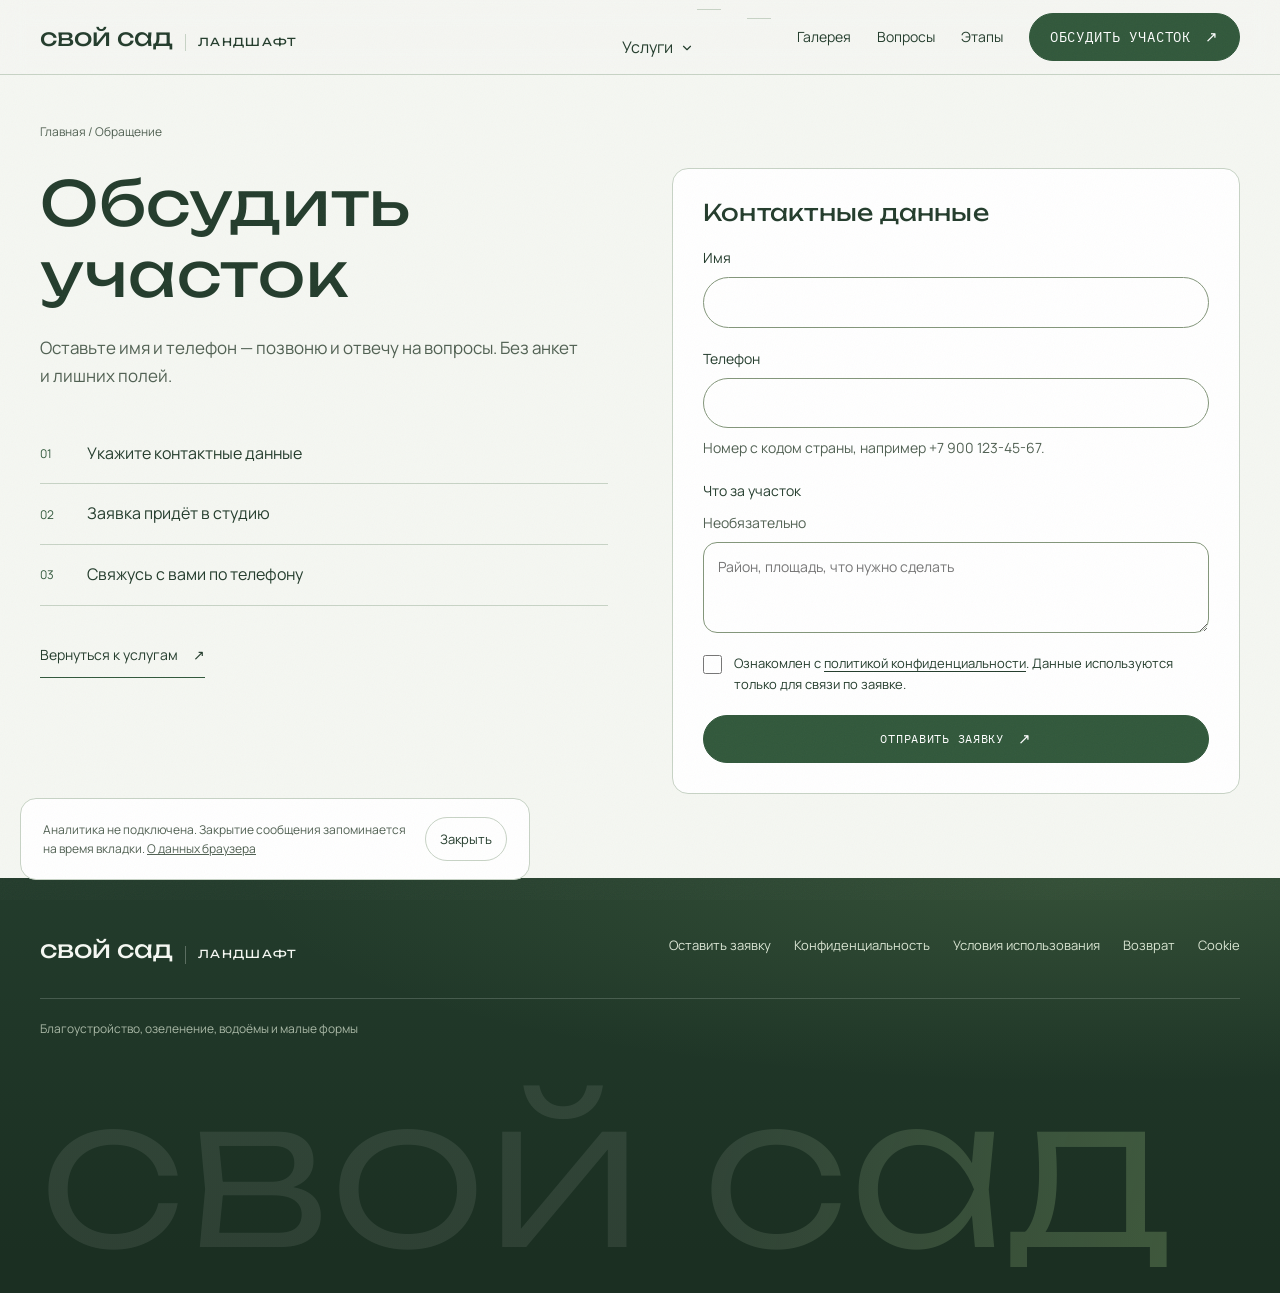
<file: contacts.html>
<!DOCTYPE html>
<html lang="ru">
<head><meta charset="UTF-8"><meta name="viewport" content="width=device-width, initial-scale=1.0"><meta name="theme-color" content="#f5f7f2"><meta name="description" content="Заявка на ландшафтные работы «Свой сад»: имя и телефон, связь по указанному номеру.">
<title>Обсудить участок · Свой сад</title><link rel="icon" type="image/svg+xml" href="favicon.svg"><link rel="stylesheet" href="styles.css?v=20261011-clean"><script src="script.js?v=20261011-clean" defer></script></head>
<body>
<a class="skip" href="#content">К содержанию</a>
<header class="header">
  <div class="wrap header-inner">
    <a class="logo" href="index.html">свой сад<span>ландшафт</span></a>
    <nav class="nav" id="nav" aria-label="Основная навигация">
      <div class="has-menu">
        <a href="services.html" aria-haspopup="true">Услуги<svg class="caret" viewBox="0 0 24 24" fill="none" stroke="currentColor" stroke-width="2" stroke-linecap="round" stroke-linejoin="round" aria-hidden="true"><path d="m6 9 6 6 6-6"/></svg></a>
        <div class="menu-panel">
          <a class="menu-link" href="services.html#blago"><strong>Благоустройство территории</strong><span>Покрытия, газон, полив, дренаж, свет</span></a>
          <a class="menu-link" href="services.html#vodoemy"><strong>Водоёмы</strong><span>Декоративные пруды</span></a>
          <a class="menu-link" href="services.html#fontany"><strong>Фонтаны и каскады</strong><span>Движущаяся вода на участке</span></a>
          <a class="menu-link" href="services.html#maf"><strong>Малые формы</strong><span>Беседки, перголы, мангальные зоны</span></a>
          <a class="menu-link" href="services.html#ozelenenie"><strong>Озеленение</strong><span>Деревья, кустарники, цветники</span></a>
          <a class="menu-all" href="services.html">
        </div>
      </div>
      <a href="works.html">Галерея</a>
      <a href="faq.html">Вопросы</a>
      <a href="process.html">Этапы</a>
      <a class="btn btn-dark" href="contacts.html" aria-current="page">Обсудить участок</a>
    </nav>
    <button class="burger" id="burger" type="button" aria-label="Открыть меню" aria-controls="nav" aria-expanded="false"><span></span><span></span></button>
  </div>
</header>
<main class="page" id="content"><div class="wrap">
  <a class="breadcrumb" href="index.html">Главная / Обращение</a>
  <div class="contact-layout">
    <div class="contact-copy"><h1>Обсудить участок</h1><p class="lead">Оставьте имя и телефон — позвоню и отвечу на вопросы. Без анкет и лишних полей.</p><ol class="number-list"><li><span>01</span>Укажите контактные данные</li><li><span>02</span>Заявка придёт в студию</li><li><span>03</span>Свяжусь с вами по телефону</li></ol><a class="text-link" href="services.html">Вернуться к услугам</a></div>
    <form class="form" id="leadForm">
      <h2>Контактные данные</h2>
      <p class="form-note" id="serviceSelection" hidden></p>
      <label for="leadName">Имя<input id="leadName" name="name" type="text" autocomplete="given-name" required maxlength="80"></label>
      <label for="leadPhone">Телефон<input id="leadPhone" name="phone" type="tel" autocomplete="tel" inputmode="tel" required maxlength="30" aria-describedby="phoneHelp"><span class="form-note" id="phoneHelp">Номер с кодом страны, например +7 900 123-45-67.</span></label>
      <label for="leadMessage">Что за участок <span class="form-note">Необязательно</span><textarea id="leadMessage" name="message" rows="3" maxlength="1000" placeholder="Район, площадь, что нужно сделать"></textarea></label>
      <label class="check"><input name="consent" type="checkbox" required><span>Ознакомлен с <a href="privacy.html">политикой конфиденциальности</a>. Данные используются только для связи по заявке.</span></label>
      <button class="btn btn-dark" type="submit" id="leadSubmit">Отправить заявку</button>
      <p class="note" id="formOk" role="status" aria-live="polite" hidden></p>
      <noscript><p class="form-note">Для отправки заявки нужен JavaScript.</p></noscript>
    </form>
  </div>
</div></main>
<footer class="footer"><div class="wrap footer-top"><a class="logo" href="index.html">свой сад<span>ландшафт</span></a><nav class="footer-links" aria-label="Документы и контакты"><a href="contacts.html">Оставить заявку</a><a href="privacy.html">Конфиденциальность</a><a href="terms.html">Условия использования</a><a href="refund.html">Возврат</a><a href="cookies.html">Cookie</a></nav></div><div class="wrap footer-bottom">Благоустройство, озеленение, водоёмы и малые формы</div><div class="wrap"><p class="footer-giant" aria-hidden="true">свой сад</p></div></footer>
<aside class="cookie" id="cookie" hidden aria-label="Данные браузера"><p>Аналитика не подключена. Закрытие сообщения запоминается на время вкладки. <a href="cookies.html">О данных браузера</a></p><button id="cookieOk" type="button">Закрыть</button></aside>
</body></html>
</file>
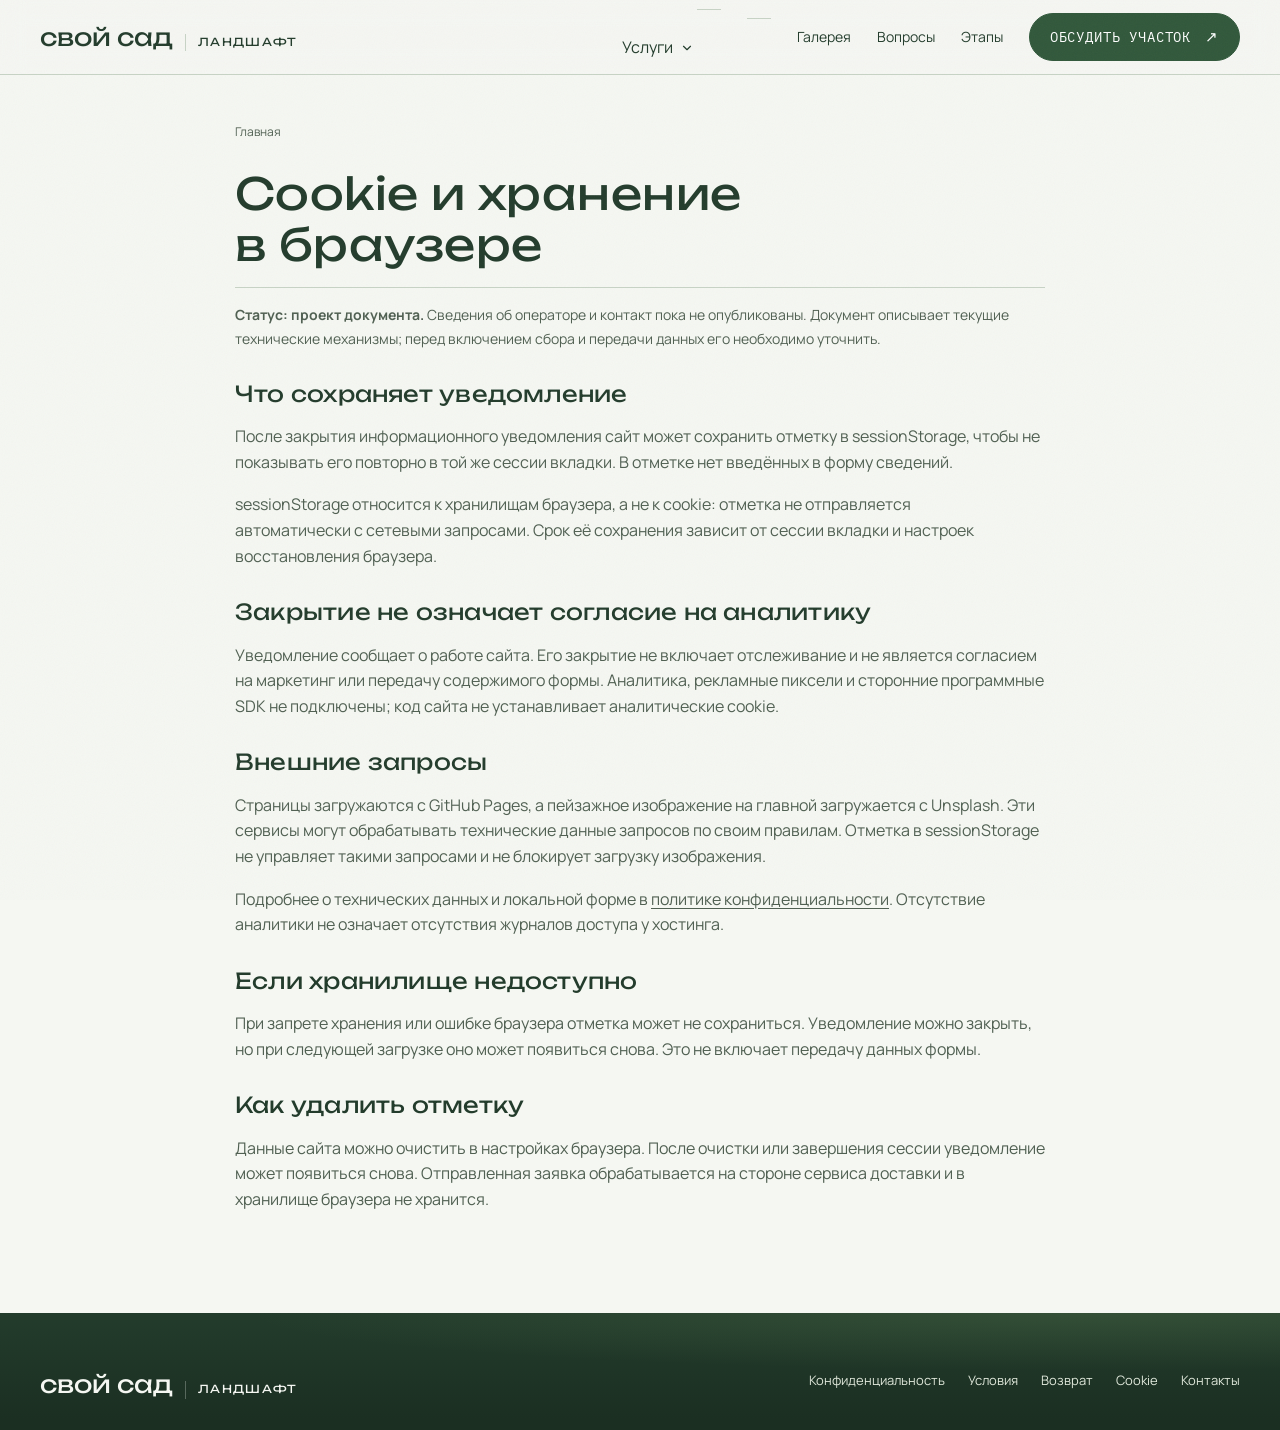
<file: cookies.html>
<!DOCTYPE html>
<html lang="ru">
<head>
<meta charset="UTF-8" />
<meta name="viewport" content="width=device-width, initial-scale=1.0" />
<title>Cookie и хранение в браузере | Свой сад</title>
<meta name="description" content="Информационное уведомление сайта, отметка в sessionStorage и внешние запросы без подключённой аналитики." />
<link rel="stylesheet" href="styles.css?v=20261011-clean" />
</head>
<body>
<a class="skip" href="#content">К содержанию</a>
<header class="header">
  <div class="wrap header-inner">
    <a class="logo" href="index.html">свой сад<span>ландшафт</span></a>
    <nav class="nav" id="nav" aria-label="Основная навигация">
      <div class="has-menu">
        <a href="services.html" aria-haspopup="true">Услуги<svg class="caret" viewBox="0 0 24 24" fill="none" stroke="currentColor" stroke-width="2" stroke-linecap="round" stroke-linejoin="round" aria-hidden="true"><path d="m6 9 6 6 6-6"/></svg></a>
        <div class="menu-panel">
          <a class="menu-link" href="services.html#blago"><strong>Благоустройство территории</strong><span>Покрытия, газон, полив, дренаж, свет</span></a>
          <a class="menu-link" href="services.html#vodoemy"><strong>Водоёмы</strong><span>Декоративные пруды</span></a>
          <a class="menu-link" href="services.html#fontany"><strong>Фонтаны и каскады</strong><span>Движущаяся вода на участке</span></a>
          <a class="menu-link" href="services.html#maf"><strong>Малые формы</strong><span>Беседки, перголы, мангальные зоны</span></a>
          <a class="menu-link" href="services.html#ozelenenie"><strong>Озеленение</strong><span>Деревья, кустарники, цветники</span></a>
          <a class="menu-all" href="services.html">
        </div>
      </div>
      <a href="works.html">Галерея</a>
      <a href="faq.html">Вопросы</a>
      <a href="process.html">Этапы</a>
      <a class="btn btn-dark" href="contacts.html">Обсудить участок</a>
    </nav>
    <button class="burger" id="burger" type="button" aria-label="Открыть меню" aria-controls="nav" aria-expanded="false"><span></span><span></span></button>
  </div>
</header>
<main id="content" class="page">
<div class="wrap legal">
<a class="breadcrumb" href="index.html">Главная</a>
<h1>Cookie и хранение в браузере</h1>
<p class="note"><strong>Статус: проект документа.</strong> Сведения об операторе и контакт пока не опубликованы. Документ описывает текущие технические механизмы; перед включением сбора и передачи данных его необходимо уточнить.</p>
<h2>Что сохраняет уведомление</h2>
<p>После закрытия информационного уведомления сайт может сохранить отметку в sessionStorage, чтобы не показывать его повторно в той же сессии вкладки. В отметке нет введённых в форму сведений.</p>
<p>sessionStorage относится к хранилищам браузера, а не к cookie: отметка не отправляется автоматически с сетевыми запросами. Срок её сохранения зависит от сессии вкладки и настроек восстановления браузера.</p>
<h2>Закрытие не означает согласие на аналитику</h2>
<p>Уведомление сообщает о работе сайта. Его закрытие не включает отслеживание и не является согласием на маркетинг или передачу содержимого формы. Аналитика, рекламные пиксели и сторонние программные SDK не подключены; код сайта не устанавливает аналитические cookie.</p>
<h2>Внешние запросы</h2>
<p>Страницы загружаются с GitHub Pages, а пейзажное изображение на главной загружается с Unsplash. Эти сервисы могут обрабатывать технические данные запросов по своим правилам. Отметка в sessionStorage не управляет такими запросами и не блокирует загрузку изображения.</p>
<p>Подробнее о технических данных и локальной форме в <a href="privacy.html">политике конфиденциальности</a>. Отсутствие аналитики не означает отсутствия журналов доступа у хостинга.</p>
<h2>Если хранилище недоступно</h2>
<p>При запрете хранения или ошибке браузера отметка может не сохраниться. Уведомление можно закрыть, но при следующей загрузке оно может появиться снова. Это не включает передачу данных формы.</p>
<h2>Как удалить отметку</h2>
<p>Данные сайта можно очистить в настройках браузера. После очистки или завершения сессии уведомление может появиться снова. Отправленная заявка обрабатывается на стороне сервиса доставки и в хранилище браузера не хранится.</p>
</div>
</main>
<footer class="footer">
  <div class="wrap footer-top">
    <a class="logo" href="index.html">свой сад<span>ландшафт</span></a>
    <nav class="footer-links" aria-label="Документы и контакты">
      <a href="privacy.html">Конфиденциальность</a>
      <a href="terms.html">Условия</a>
      <a href="refund.html">Возврат</a>
      <a href="cookies.html" aria-current="page">Cookie</a>
      <a href="contacts.html">Контакты</a>
    </nav>
  </div>
</footer>
<script src="script.js?v=20261011-clean" defer></script>
</body>
</html>
</file>
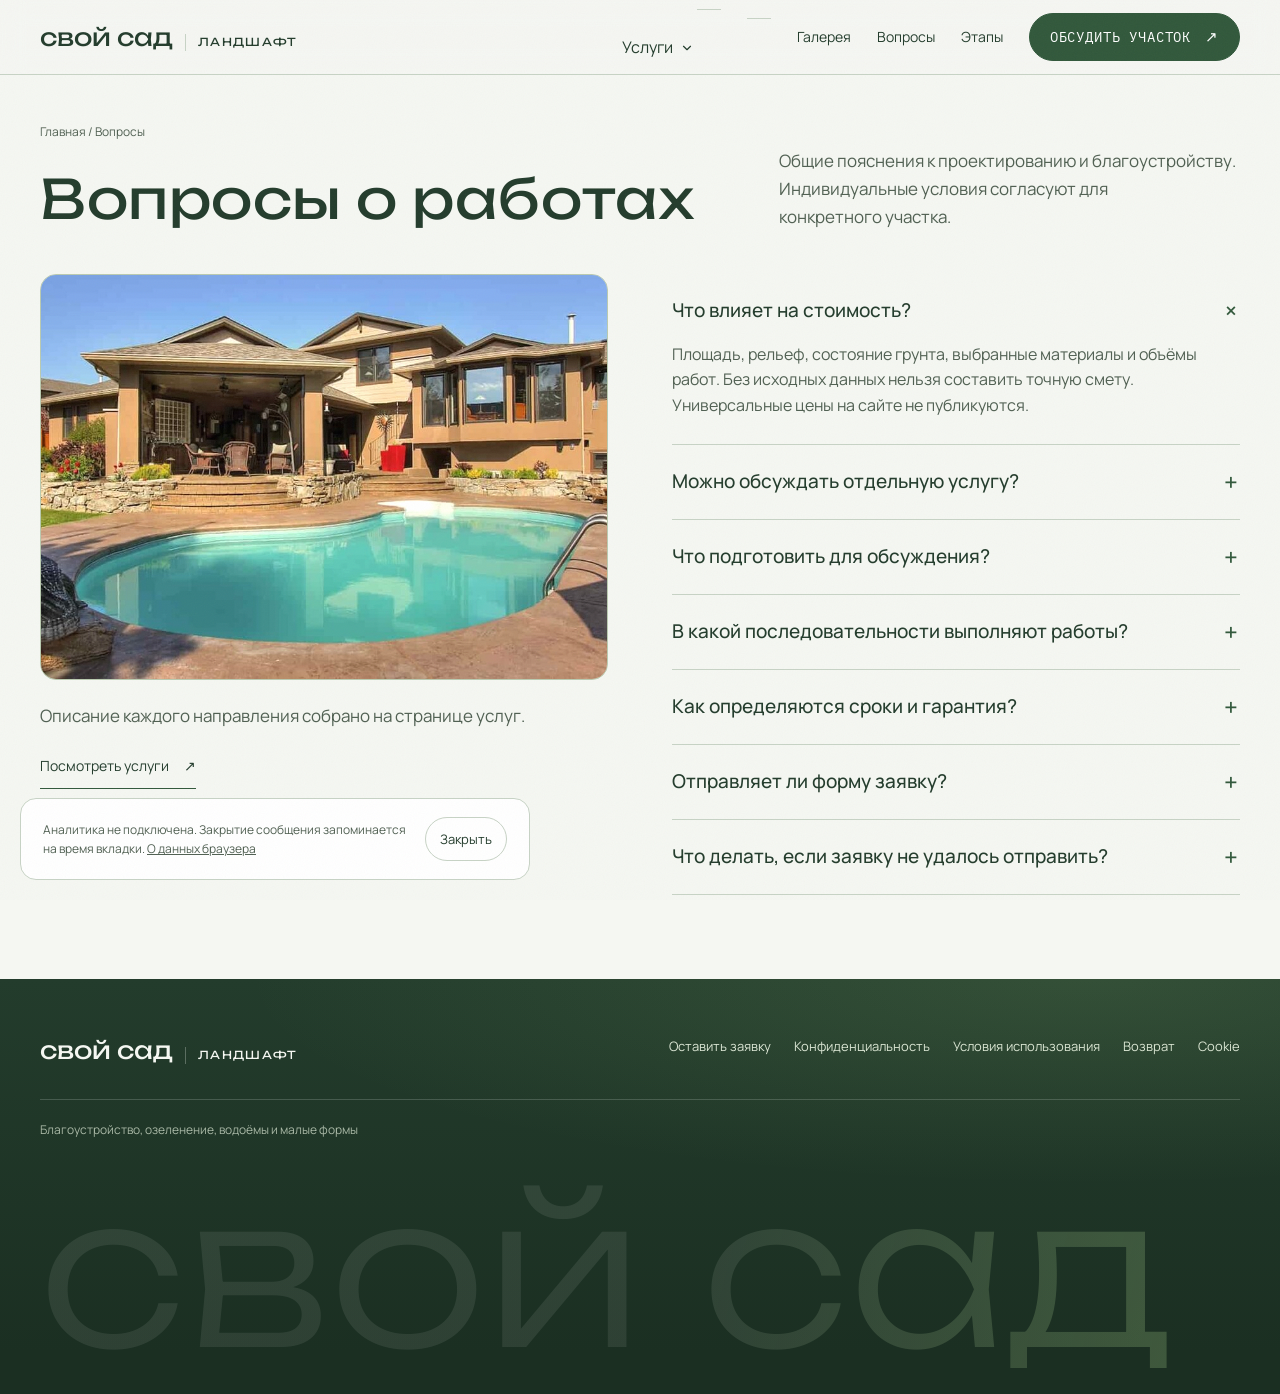
<file: faq.html>
<!DOCTYPE html>
<html lang="ru">
<head><meta charset="UTF-8"><meta name="viewport" content="width=device-width, initial-scale=1.0"><meta name="theme-color" content="#f5f7f2"><meta name="description" content="Вопросы о ландшафтном проекте, стоимости, последовательности работ и данных формы сайта."><title>Вопросы · Свой сад</title><link rel="icon" type="image/svg+xml" href="favicon.svg"><link rel="stylesheet" href="styles.css?v=20261011-clean"><script src="script.js?v=20261011-clean" defer></script></head>
<body>
<a class="skip" href="#content">К содержанию</a>
<header class="header">
  <div class="wrap header-inner">
    <a class="logo" href="index.html">свой сад<span>ландшафт</span></a>
    <nav class="nav" id="nav" aria-label="Основная навигация">
      <div class="has-menu">
        <a href="services.html" aria-haspopup="true">Услуги<svg class="caret" viewBox="0 0 24 24" fill="none" stroke="currentColor" stroke-width="2" stroke-linecap="round" stroke-linejoin="round" aria-hidden="true"><path d="m6 9 6 6 6-6"/></svg></a>
        <div class="menu-panel">
          <a class="menu-link" href="services.html#blago"><strong>Благоустройство территории</strong><span>Покрытия, газон, полив, дренаж, свет</span></a>
          <a class="menu-link" href="services.html#vodoemy"><strong>Водоёмы</strong><span>Декоративные пруды</span></a>
          <a class="menu-link" href="services.html#fontany"><strong>Фонтаны и каскады</strong><span>Движущаяся вода на участке</span></a>
          <a class="menu-link" href="services.html#maf"><strong>Малые формы</strong><span>Беседки, перголы, мангальные зоны</span></a>
          <a class="menu-link" href="services.html#ozelenenie"><strong>Озеленение</strong><span>Деревья, кустарники, цветники</span></a>
          <a class="menu-all" href="services.html">
        </div>
      </div>
      <a href="works.html">Галерея</a>
      <a href="faq.html">Вопросы</a>
      <a href="process.html">Этапы</a>
      <a class="btn btn-dark" href="contacts.html">Обсудить участок</a>
    </nav>
    <button class="burger" id="burger" type="button" aria-label="Открыть меню" aria-controls="nav" aria-expanded="false"><span></span><span></span></button>
  </div>
</header>
<main class="page" id="content"><div class="wrap">
  <div class="page-head"><div><a class="breadcrumb" href="index.html">Главная / Вопросы</a><h1>Вопросы о работах</h1></div><p class="lead">Общие пояснения к проектированию и благоустройству. Индивидуальные условия согласуют для конкретного участка.</p></div>
  <div class="split" style="align-items:start"><div><div class="ph has-img" role="img" aria-label="Благоустроенный участок" data-reveal><img src="img/yard.jpg" alt="" loading="lazy" width="1280" height="636"></div><p class="lead" style="margin-top:22px">Описание каждого направления собрано на странице услуг.</p><a class="text-link" style="margin-top:15px" href="services.html">Посмотреть услуги</a></div><div class="faq">
    <details open><summary>Что влияет на стоимость?</summary><p>Площадь, рельеф, состояние грунта, выбранные материалы и объёмы работ. Без исходных данных нельзя составить точную смету. Универсальные цены на сайте не публикуются.</p></details>
    <details><summary>Можно обсуждать отдельную услугу?</summary><p>Можно выбрать нужное направление: <a href="services.html#blago">благоустройство территории</a>, <a href="services.html#ozelenenie">озеленение</a>, <a href="services.html#vodoemy">водоёмы</a>, <a href="services.html#fontany">фонтаны и каскады</a> или <a href="services.html#maf">малые формы</a>. Связь работ с остальными системами участка учитывают при подготовке.</p></details>
    <details><summary>Что подготовить для обсуждения?</summary><p>План участка, фотографии, расположение существующих построек и список задач. Документы на собственность и точный адрес через эту форму не требуются.</p></details>
    <details><summary>В какой последовательности выполняют работы?</summary><p>Сначала планировка и инженерные системы, затем покрытия и газон. Подробная последовательность приведена на странице <a href="process.html">этапов работ</a>.</p></details>
    <details><summary>Как определяются сроки и гарантия?</summary><p>Сроки зависят от объёма, сезона и состояния участка. Гарантии, порядок приёмки и обслуживания должны быть указаны в конкретном договоре.</p></details>
    <details><summary>Отправляет ли форму заявку?</summary><p>Да. Имя, телефон и комментарий отправляются через защищённый сервис и приходят студии в Telegram. Данные используются только для связи по заявке. Подробнее: <a href="privacy.html">политика конфиденциальности</a>.</p></details>
    <details><summary>Что делать, если заявку не удалось отправить?</summary><p>Проверьте подключение к сети и попробуйте отправить ещё раз. Если проблема повторяется, попробуйте позже.</p></details>
  </div></div>
</div></main>
<footer class="footer"><div class="wrap footer-top"><a class="logo" href="index.html">свой сад<span>ландшафт</span></a><nav class="footer-links" aria-label="Документы и контакты"><a href="contacts.html">Оставить заявку</a><a href="privacy.html">Конфиденциальность</a><a href="terms.html">Условия использования</a><a href="refund.html">Возврат</a><a href="cookies.html">Cookie</a></nav></div><div class="wrap footer-bottom">Благоустройство, озеленение, водоёмы и малые формы</div><div class="wrap"><p class="footer-giant" aria-hidden="true">свой сад</p></div></footer>
<aside class="cookie" id="cookie" hidden aria-label="Данные браузера"><p>Аналитика не подключена. Закрытие сообщения запоминается на время вкладки. <a href="cookies.html">О данных браузера</a></p><button id="cookieOk" type="button">Закрыть</button></aside>
</body></html>
</file>
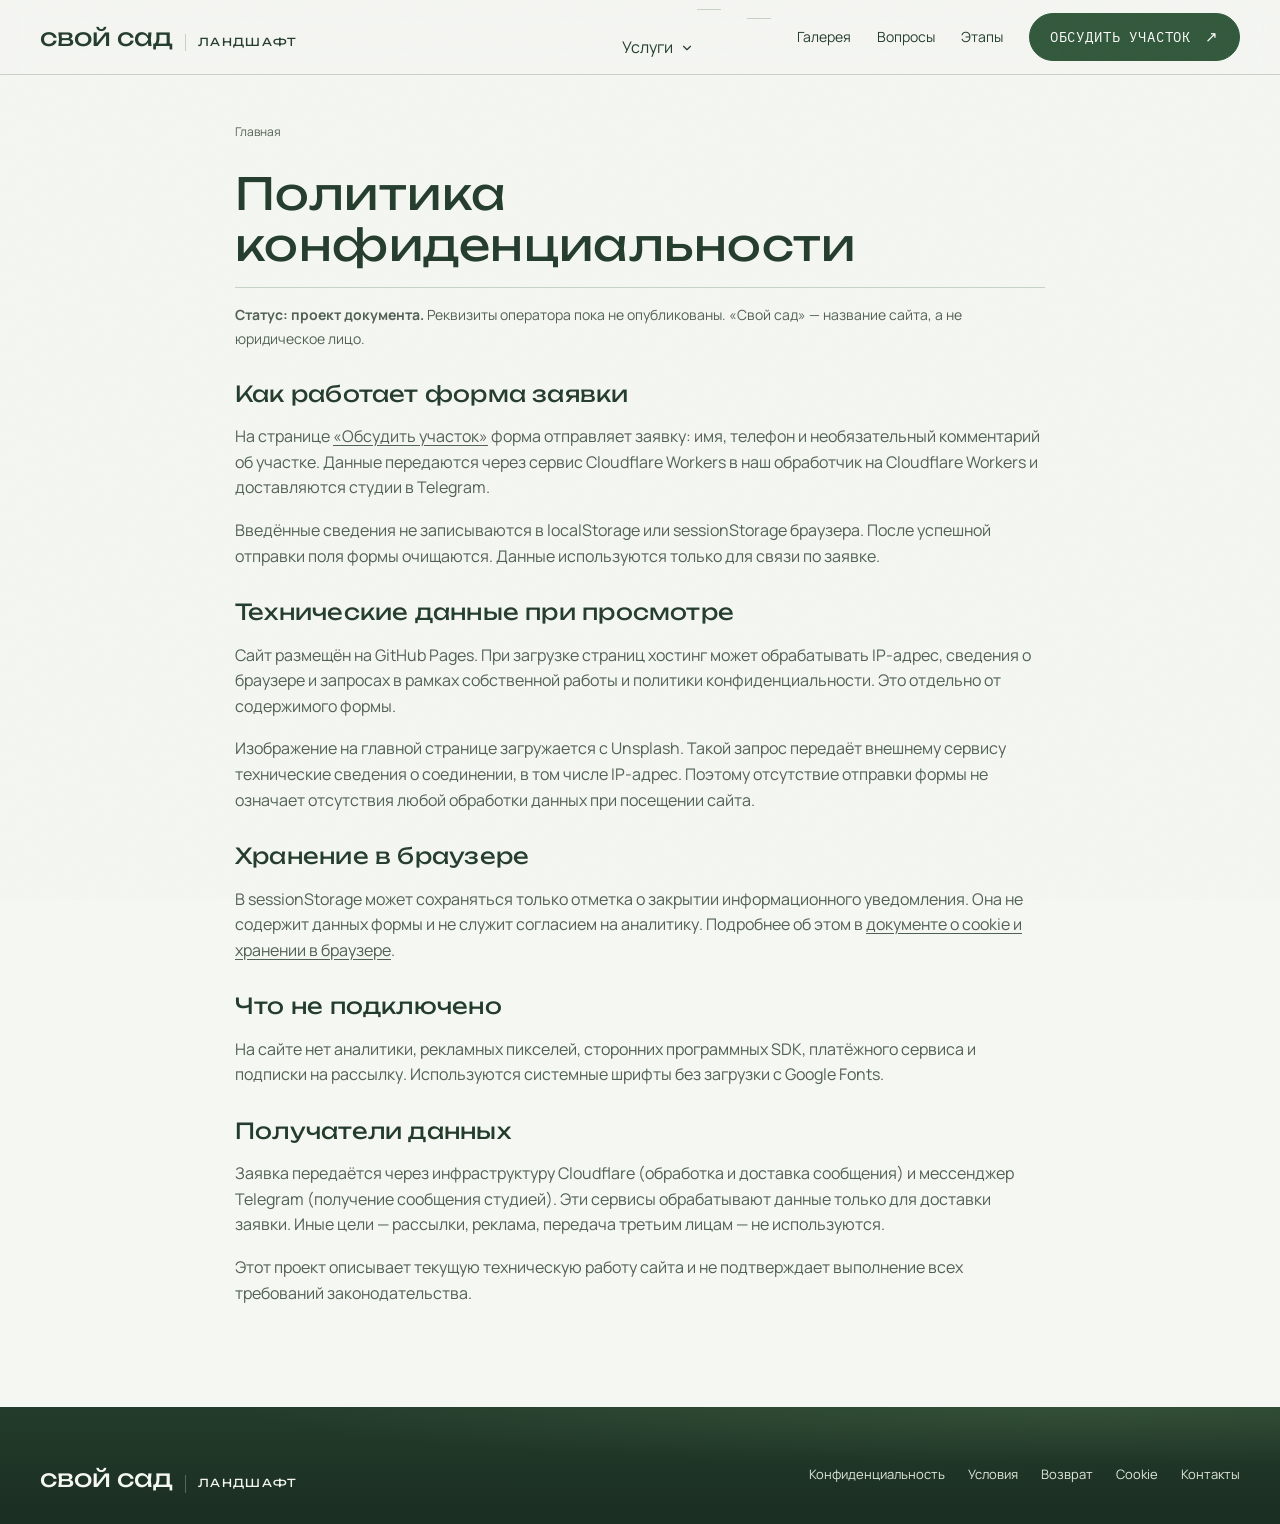
<file: privacy.html>
<!DOCTYPE html>
<html lang="ru">
<head>
<meta charset="UTF-8" />
<meta name="viewport" content="width=device-width, initial-scale=1.0" />
<title>Конфиденциальность | Свой сад</title>
<meta name="description" content="Как форма заявки «Свой сад» отправляет данные: имя, телефон и комментарий приходят студии в Telegram." />
<link rel="stylesheet" href="styles.css?v=20261011-clean" />
</head>
<body>
<a class="skip" href="#content">К содержанию</a>
<header class="header">
  <div class="wrap header-inner">
    <a class="logo" href="index.html">свой сад<span>ландшафт</span></a>
    <nav class="nav" id="nav" aria-label="Основная навигация">
      <div class="has-menu">
        <a href="services.html" aria-haspopup="true">Услуги<svg class="caret" viewBox="0 0 24 24" fill="none" stroke="currentColor" stroke-width="2" stroke-linecap="round" stroke-linejoin="round" aria-hidden="true"><path d="m6 9 6 6 6-6"/></svg></a>
        <div class="menu-panel">
          <a class="menu-link" href="services.html#blago"><strong>Благоустройство территории</strong><span>Покрытия, газон, полив, дренаж, свет</span></a>
          <a class="menu-link" href="services.html#vodoemy"><strong>Водоёмы</strong><span>Декоративные пруды</span></a>
          <a class="menu-link" href="services.html#fontany"><strong>Фонтаны и каскады</strong><span>Движущаяся вода на участке</span></a>
          <a class="menu-link" href="services.html#maf"><strong>Малые формы</strong><span>Беседки, перголы, мангальные зоны</span></a>
          <a class="menu-link" href="services.html#ozelenenie"><strong>Озеленение</strong><span>Деревья, кустарники, цветники</span></a>
          <a class="menu-all" href="services.html">
        </div>
      </div>
      <a href="works.html">Галерея</a>
      <a href="faq.html">Вопросы</a>
      <a href="process.html">Этапы</a>
      <a class="btn btn-dark" href="contacts.html">Обсудить участок</a>
    </nav>
    <button class="burger" id="burger" type="button" aria-label="Открыть меню" aria-controls="nav" aria-expanded="false"><span></span><span></span></button>
  </div>
</header>
<main id="content" class="page">
<div class="wrap legal">
<a class="breadcrumb" href="index.html">Главная</a>
<h1>Политика конфиденциальности</h1>
<p class="note"><strong>Статус: проект документа.</strong> Реквизиты оператора пока не опубликованы. «Свой сад» — название сайта, а не юридическое лицо.</p>
<h2>Как работает форма заявки</h2>
<p>На странице <a href="contacts.html">«Обсудить участок»</a> форма отправляет заявку: имя, телефон и необязательный комментарий об участке. Данные передаются через сервис Cloudflare Workers в наш обработчик на Cloudflare Workers и доставляются студии в Telegram.</p>
<p>Введённые сведения не записываются в localStorage или sessionStorage браузера. После успешной отправки поля формы очищаются. Данные используются только для связи по заявке.</p>
<h2>Технические данные при просмотре</h2>
<p>Сайт размещён на GitHub Pages. При загрузке страниц хостинг может обрабатывать IP-адрес, сведения о браузере и запросах в рамках собственной работы и политики конфиденциальности. Это отдельно от содержимого формы.</p>
<p>Изображение на главной странице загружается с Unsplash. Такой запрос передаёт внешнему сервису технические сведения о соединении, в том числе IP-адрес. Поэтому отсутствие отправки формы не означает отсутствия любой обработки данных при посещении сайта.</p>
<h2>Хранение в браузере</h2>
<p>В sessionStorage может сохраняться только отметка о закрытии информационного уведомления. Она не содержит данных формы и не служит согласием на аналитику. Подробнее об этом в <a href="cookies.html">документе о cookie и хранении в браузере</a>.</p>
<h2>Что не подключено</h2>
<p>На сайте нет аналитики, рекламных пикселей, сторонних программных SDK, платёжного сервиса и подписки на рассылку. Используются системные шрифты без загрузки с Google Fonts.</p>
<h2>Получатели данных</h2>
<p>Заявка передаётся через инфраструктуру Cloudflare (обработка и доставка сообщения) и мессенджер Telegram (получение сообщения студией). Эти сервисы обрабатывают данные только для доставки заявки. Иные цели — рассылки, реклама, передача третьим лицам — не используются.</p>
<p>Этот проект описывает текущую техническую работу сайта и не подтверждает выполнение всех требований законодательства.</p>
</div>
</main>
<footer class="footer">
  <div class="wrap footer-top">
    <a class="logo" href="index.html">свой сад<span>ландшафт</span></a>
    <nav class="footer-links" aria-label="Документы и контакты">
      <a href="privacy.html" aria-current="page">Конфиденциальность</a>
      <a href="terms.html">Условия</a>
      <a href="refund.html">Возврат</a>
      <a href="cookies.html">Cookie</a>
      <a href="contacts.html">Контакты</a>
    </nav>
  </div>
</footer>
<script src="script.js?v=20261011-clean" defer></script>
</body>
</html>
</file>
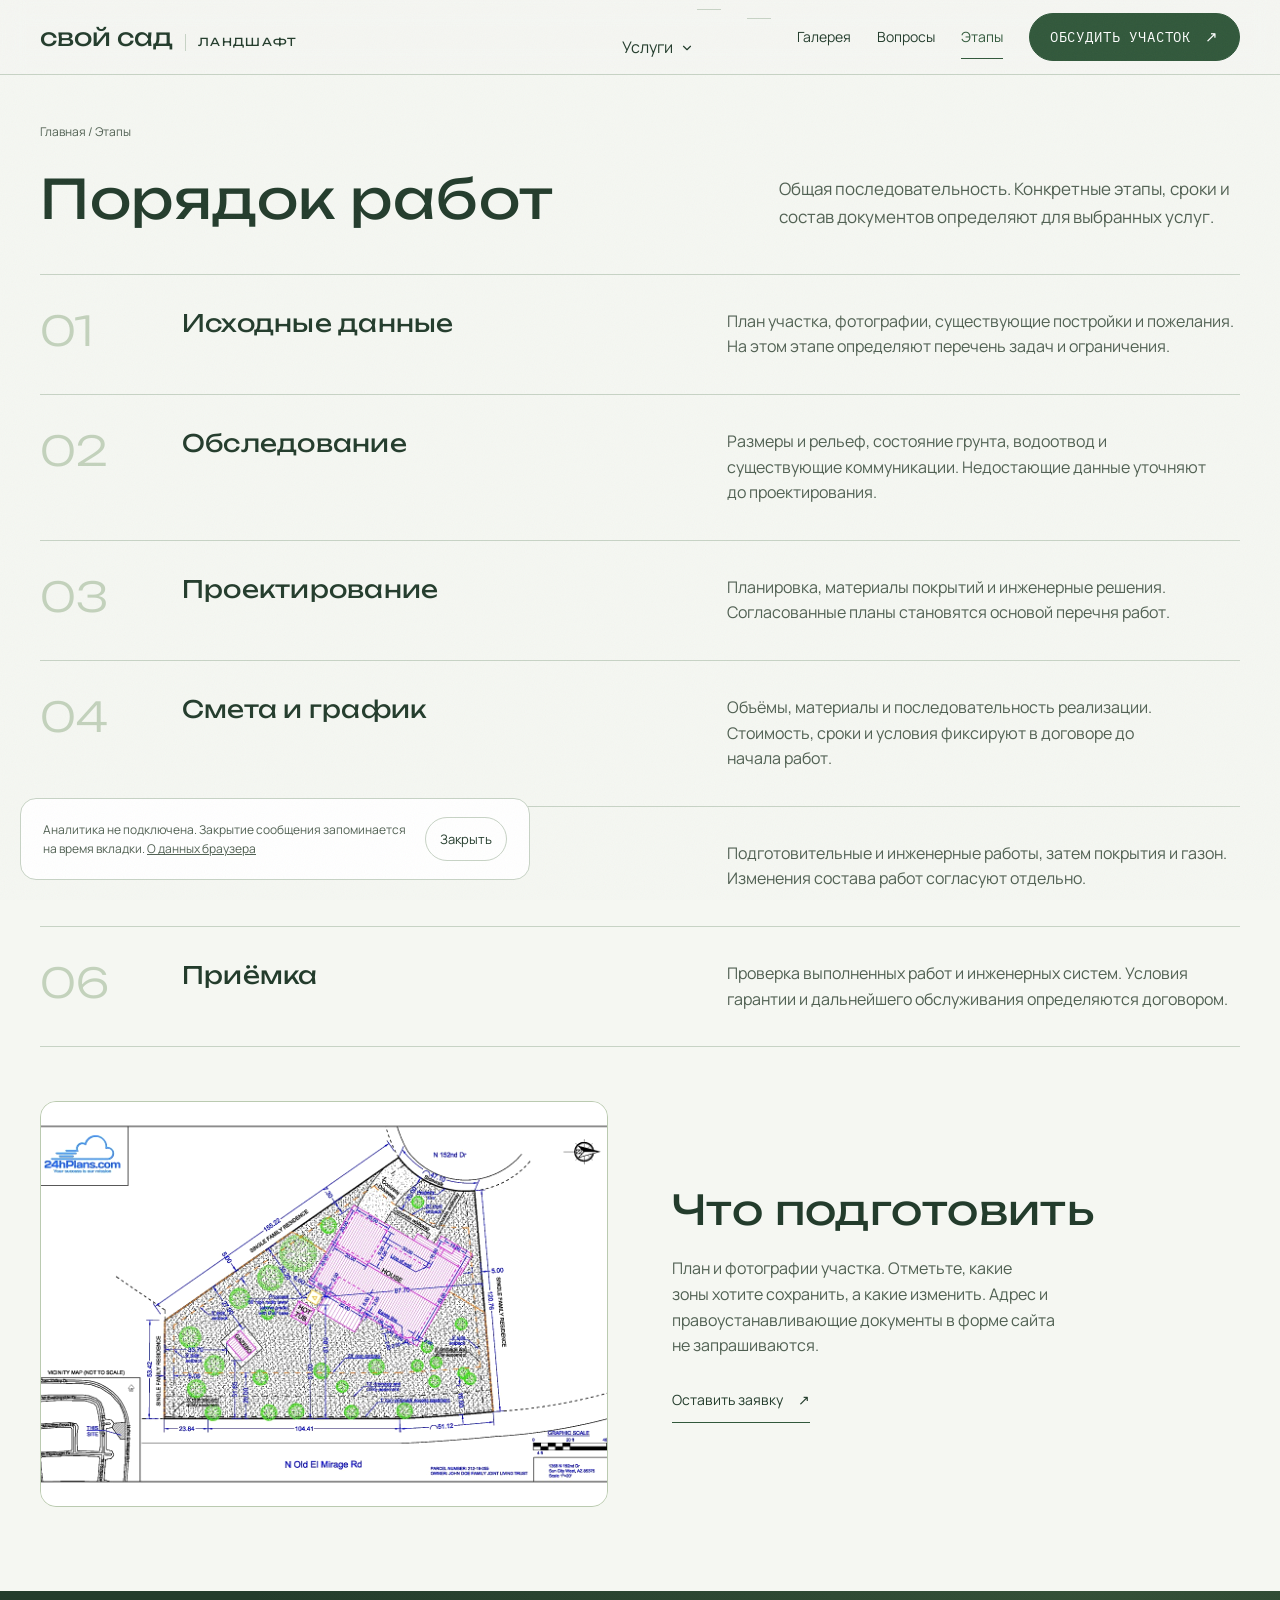
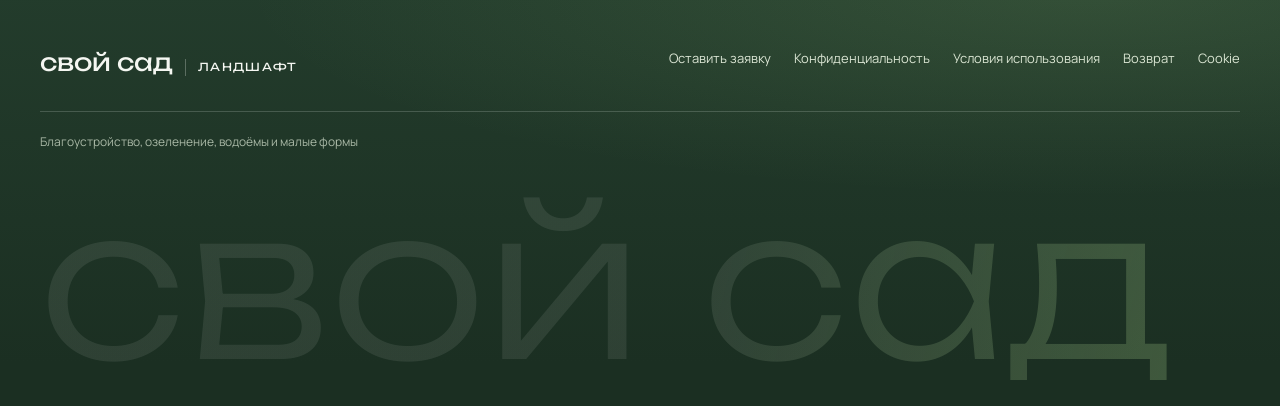
<file: process.html>
<!DOCTYPE html>
<html lang="ru">
<head><meta charset="UTF-8"><meta name="viewport" content="width=device-width, initial-scale=1.0"><meta name="theme-color" content="#f5f7f2"><meta name="description" content="Последовательность ландшафтных работ: исходные данные, обследование, проект, смета и реализация."><title>Этапы работ · Свой сад</title><link rel="icon" type="image/svg+xml" href="favicon.svg"><link rel="stylesheet" href="styles.css?v=20261011-clean"><script src="script.js?v=20261011-clean" defer></script></head>
<body>
<a class="skip" href="#content">К содержанию</a>
<header class="header">
  <div class="wrap header-inner">
    <a class="logo" href="index.html">свой сад<span>ландшафт</span></a>
    <nav class="nav" id="nav" aria-label="Основная навигация">
      <div class="has-menu">
        <a href="services.html" aria-haspopup="true">Услуги<svg class="caret" viewBox="0 0 24 24" fill="none" stroke="currentColor" stroke-width="2" stroke-linecap="round" stroke-linejoin="round" aria-hidden="true"><path d="m6 9 6 6 6-6"/></svg></a>
        <div class="menu-panel">
          <a class="menu-link" href="services.html#blago"><strong>Благоустройство территории</strong><span>Покрытия, газон, полив, дренаж, свет</span></a>
          <a class="menu-link" href="services.html#vodoemy"><strong>Водоёмы</strong><span>Декоративные пруды</span></a>
          <a class="menu-link" href="services.html#fontany"><strong>Фонтаны и каскады</strong><span>Движущаяся вода на участке</span></a>
          <a class="menu-link" href="services.html#maf"><strong>Малые формы</strong><span>Беседки, перголы, мангальные зоны</span></a>
          <a class="menu-link" href="services.html#ozelenenie"><strong>Озеленение</strong><span>Деревья, кустарники, цветники</span></a>
          <a class="menu-all" href="services.html">
        </div>
      </div>
      <a href="works.html">Галерея</a>
      <a href="faq.html">Вопросы</a>
      <a href="process.html" aria-current="page">Этапы</a>
      <a class="btn btn-dark" href="contacts.html">Обсудить участок</a>
    </nav>
    <button class="burger" id="burger" type="button" aria-label="Открыть меню" aria-controls="nav" aria-expanded="false"><span></span><span></span></button>
  </div>
</header>
<main class="page" id="content"><div class="wrap">
  <div class="page-head"><div><a class="breadcrumb" href="index.html">Главная / Этапы</a><h1>Порядок работ</h1></div><p class="lead">Общая последовательность. Конкретные этапы, сроки и состав документов определяют для выбранных услуг.</p></div>
  <ol class="steps">
    <li class="step"><span>01</span><h2>Исходные данные</h2><p>План участка, фотографии, существующие постройки и пожелания. На этом этапе определяют перечень задач и ограничения.</p></li>
    <li class="step"><span>02</span><h2>Обследование</h2><p>Размеры и рельеф, состояние грунта, водоотвод и существующие коммуникации. Недостающие данные уточняют до проектирования.</p></li>
    <li class="step"><span>03</span><h2>Проектирование</h2><p>Планировка, материалы покрытий и инженерные решения. Согласованные планы становятся основой перечня работ.</p></li>
    <li class="step"><span>04</span><h2>Смета и график</h2><p>Объёмы, материалы и последовательность реализации. Стоимость, сроки и условия фиксируют в договоре до начала работ.</p></li>
    <li class="step"><span>05</span><h2>Реализация</h2><p>Подготовительные и инженерные работы, затем покрытия и газон. Изменения состава работ согласуют отдельно.</p></li>
    <li class="step"><span>06</span><h2>Приёмка</h2><p>Проверка выполненных работ и инженерных систем. Условия гарантии и дальнейшего обслуживания определяются договором.</p></li>
  </ol>
  <div class="split" style="margin-top:54px"><div class="ph has-img" role="img" aria-label="План участка" data-reveal><img src="img/plan.jpg" alt="" loading="lazy" width="1280" height="828"></div><div class="editorial-copy"><h2>Что подготовить</h2><p>План и фотографии участка. Отметьте, какие зоны хотите сохранить, а какие изменить. Адрес и правоустанавливающие документы в форме сайта не запрашиваются.</p><a class="text-link" href="contacts.html">Оставить заявку</a></div></div>
</div></main>
<footer class="footer"><div class="wrap footer-top"><a class="logo" href="index.html">свой сад<span>ландшафт</span></a><nav class="footer-links" aria-label="Документы и контакты"><a href="contacts.html">Оставить заявку</a><a href="privacy.html">Конфиденциальность</a><a href="terms.html">Условия использования</a><a href="refund.html">Возврат</a><a href="cookies.html">Cookie</a></nav></div><div class="wrap footer-bottom">Благоустройство, озеленение, водоёмы и малые формы</div><div class="wrap"><p class="footer-giant" aria-hidden="true">свой сад</p></div></footer>
<aside class="cookie" id="cookie" hidden aria-label="Данные браузера"><p>Аналитика не подключена. Закрытие сообщения запоминается на время вкладки. <a href="cookies.html">О данных браузера</a></p><button id="cookieOk" type="button">Закрыть</button></aside>
</body></html>
</file>
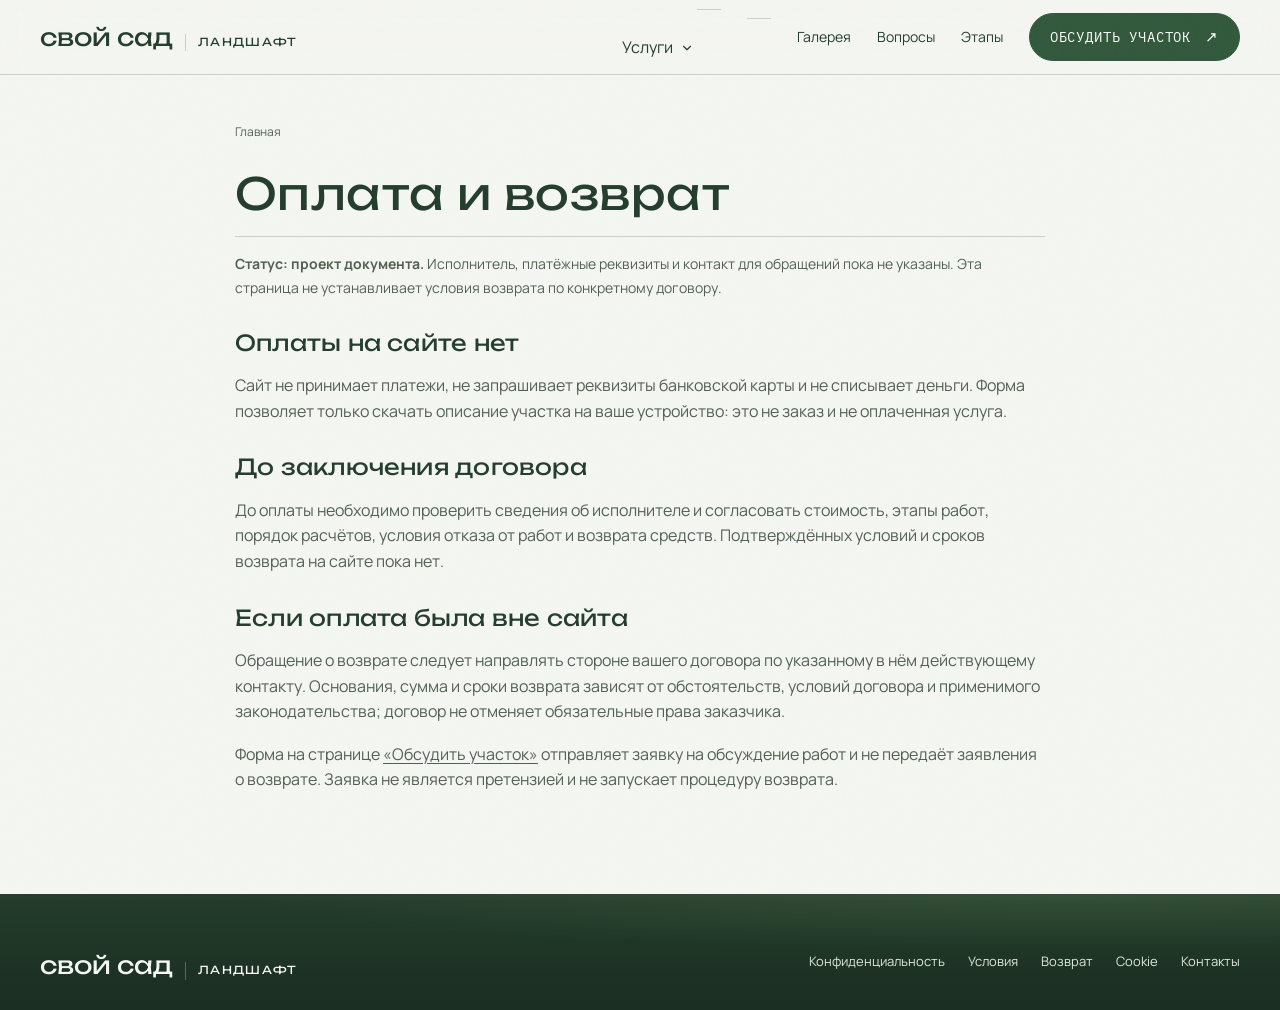
<file: refund.html>
<!DOCTYPE html>
<html lang="ru">
<head>
<meta charset="UTF-8" />
<meta name="viewport" content="width=device-width, initial-scale=1.0" />
<title>Оплата и возврат | Свой сад</title>
<meta name="description" content="На сайте нет приёма платежей. Условия оплаты, отказа от работ и возврата требуют отдельного согласования с исполнителем." />
<link rel="stylesheet" href="styles.css?v=20261011-clean" />
</head>
<body>
<a class="skip" href="#content">К содержанию</a>
<header class="header">
  <div class="wrap header-inner">
    <a class="logo" href="index.html">свой сад<span>ландшафт</span></a>
    <nav class="nav" id="nav" aria-label="Основная навигация">
      <div class="has-menu">
        <a href="services.html" aria-haspopup="true">Услуги<svg class="caret" viewBox="0 0 24 24" fill="none" stroke="currentColor" stroke-width="2" stroke-linecap="round" stroke-linejoin="round" aria-hidden="true"><path d="m6 9 6 6 6-6"/></svg></a>
        <div class="menu-panel">
          <a class="menu-link" href="services.html#blago"><strong>Благоустройство территории</strong><span>Покрытия, газон, полив, дренаж, свет</span></a>
          <a class="menu-link" href="services.html#vodoemy"><strong>Водоёмы</strong><span>Декоративные пруды</span></a>
          <a class="menu-link" href="services.html#fontany"><strong>Фонтаны и каскады</strong><span>Движущаяся вода на участке</span></a>
          <a class="menu-link" href="services.html#maf"><strong>Малые формы</strong><span>Беседки, перголы, мангальные зоны</span></a>
          <a class="menu-link" href="services.html#ozelenenie"><strong>Озеленение</strong><span>Деревья, кустарники, цветники</span></a>
          <a class="menu-all" href="services.html">
        </div>
      </div>
      <a href="works.html">Галерея</a>
      <a href="faq.html">Вопросы</a>
      <a href="process.html">Этапы</a>
      <a class="btn btn-dark" href="contacts.html">Обсудить участок</a>
    </nav>
    <button class="burger" id="burger" type="button" aria-label="Открыть меню" aria-controls="nav" aria-expanded="false"><span></span><span></span></button>
  </div>
</header>
<main id="content" class="page">
<div class="wrap legal">
<a class="breadcrumb" href="index.html">Главная</a>
<h1>Оплата и возврат</h1>
<p class="note"><strong>Статус: проект документа.</strong> Исполнитель, платёжные реквизиты и контакт для обращений пока не указаны. Эта страница не устанавливает условия возврата по конкретному договору.</p>
<h2>Оплаты на сайте нет</h2>
<p>Сайт не принимает платежи, не запрашивает реквизиты банковской карты и не списывает деньги. Форма позволяет только скачать описание участка на ваше устройство: это не заказ и не оплаченная услуга.</p>
<h2>До заключения договора</h2>
<p>До оплаты необходимо проверить сведения об исполнителе и согласовать стоимость, этапы работ, порядок расчётов, условия отказа от работ и возврата средств. Подтверждённых условий и сроков возврата на сайте пока нет.</p>
<h2>Если оплата была вне сайта</h2>
<p>Обращение о возврате следует направлять стороне вашего договора по указанному в нём действующему контакту. Основания, сумма и сроки возврата зависят от обстоятельств, условий договора и применимого законодательства; договор не отменяет обязательные права заказчика.</p>
<p>Форма на странице <a href="contacts.html">«Обсудить участок»</a> отправляет заявку на обсуждение работ и не передаёт заявления о возврате. Заявка не является претензией и не запускает процедуру возврата.</p>
</div>
</main>
<footer class="footer">
  <div class="wrap footer-top">
    <a class="logo" href="index.html">свой сад<span>ландшафт</span></a>
    <nav class="footer-links" aria-label="Документы и контакты">
      <a href="privacy.html">Конфиденциальность</a>
      <a href="terms.html">Условия</a>
      <a href="refund.html" aria-current="page">Возврат</a>
      <a href="cookies.html">Cookie</a>
      <a href="contacts.html">Контакты</a>
    </nav>
  </div>
</footer>
<script src="script.js?v=20261011-clean" defer></script>
</body>
</html>
</file>
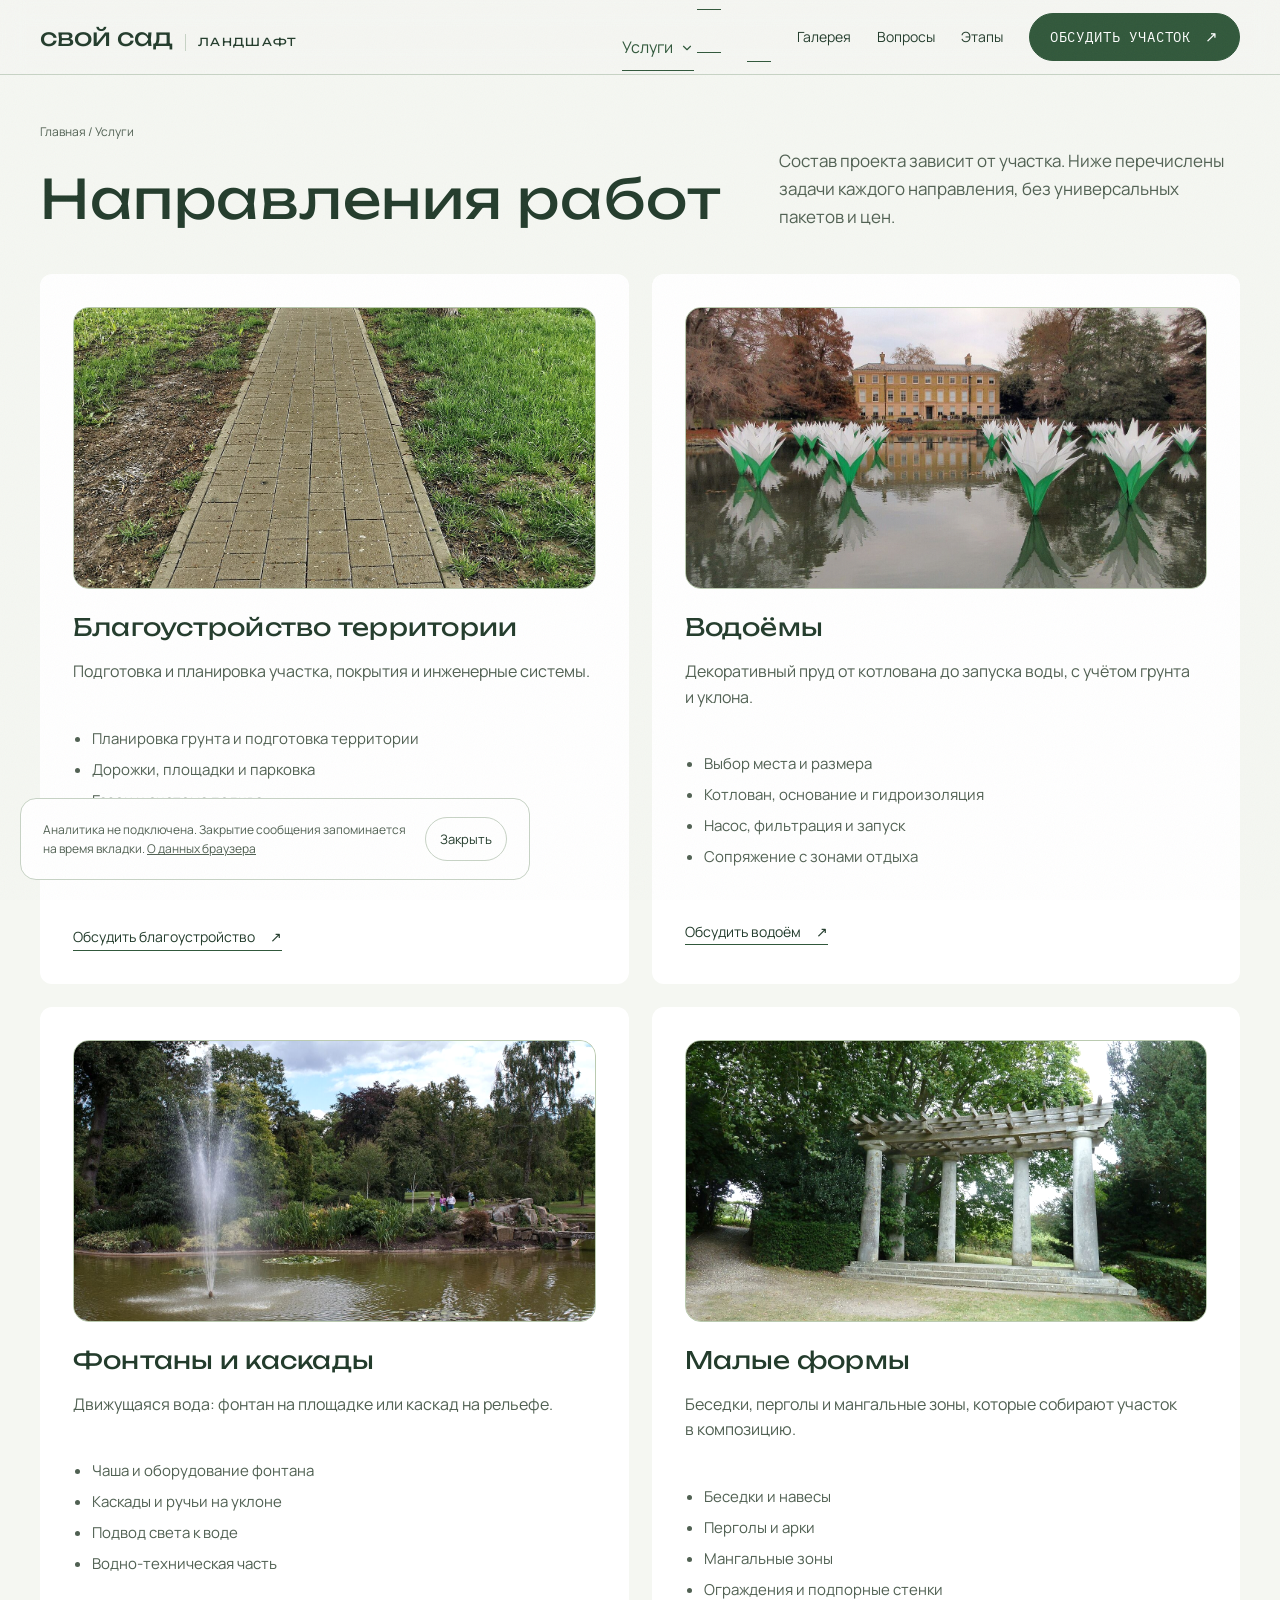
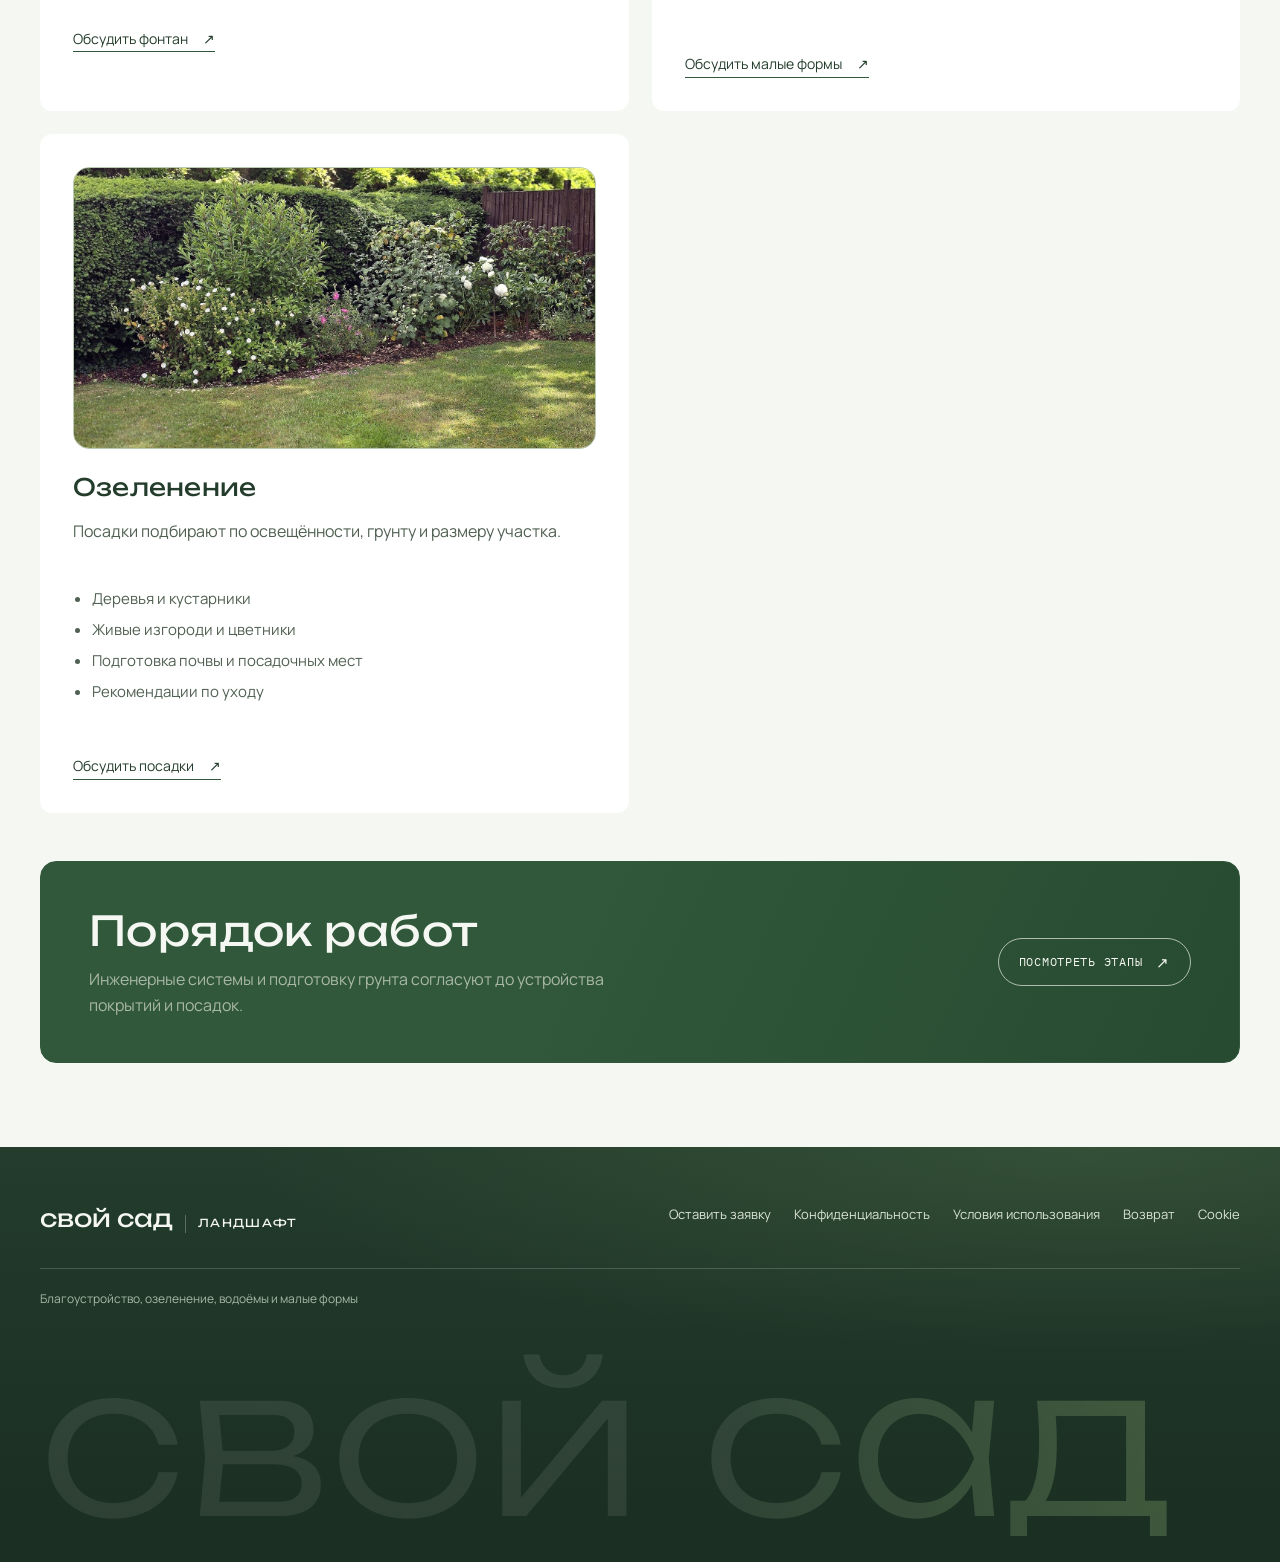
<file: services.html>
<!DOCTYPE html>
<html lang="ru">
<head><meta charset="UTF-8"><meta name="viewport" content="width=device-width, initial-scale=1.0"><meta name="theme-color" content="#f5f7f2"><meta name="description" content="Услуги «Свой сад»: благоустройство территории, водоёмы, фонтаны и каскады, малые формы."><title>Услуги · Свой сад</title><link rel="icon" type="image/svg+xml" href="favicon.svg"><link rel="stylesheet" href="styles.css?v=20261011-clean"><script src="script.js?v=20261011-clean" defer></script></head>
<body>
<a class="skip" href="#content">К содержанию</a>
<header class="header">
  <div class="wrap header-inner">
    <a class="logo" href="index.html">свой сад<span>ландшафт</span></a>
    <nav class="nav" id="nav" aria-label="Основная навигация">
      <div class="has-menu">
        <a href="services.html" aria-current="page" aria-haspopup="true">Услуги<svg class="caret" viewBox="0 0 24 24" fill="none" stroke="currentColor" stroke-width="2" stroke-linecap="round" stroke-linejoin="round" aria-hidden="true"><path d="m6 9 6 6 6-6"/></svg></a>
        <div class="menu-panel">
          <a class="menu-link" href="services.html#blago"><strong>Благоустройство территории</strong><span>Покрытия, газон, полив, дренаж, свет</span></a>
          <a class="menu-link" href="services.html#vodoemy"><strong>Водоёмы</strong><span>Декоративные пруды</span></a>
          <a class="menu-link" href="services.html#fontany"><strong>Фонтаны и каскады</strong><span>Движущаяся вода на участке</span></a>
          <a class="menu-link" href="services.html#maf"><strong>Малые формы</strong><span>Беседки, перголы, мангальные зоны</span></a>
          <a class="menu-link" href="services.html#ozelenenie"><strong>Озеленение</strong><span>Деревья, кустарники, цветники</span></a>
          <a class="menu-all" href="services.html" aria-current="page">
  </div>
      </div>
      <a href="works.html">Галерея</a>
      <a href="faq.html">Вопросы</a>
      <a href="process.html">Этапы</a>
      <a class="btn btn-dark" href="contacts.html">Обсудить участок</a>
    </nav>
    <button class="burger" id="burger" type="button" aria-label="Открыть меню" aria-controls="nav" aria-expanded="false"><span></span><span></span></button>
  </div>
</header>
<main class="page" id="content"><div class="wrap">
  <div class="page-head"><div><a class="breadcrumb" href="index.html">Главная / Услуги</a><h1>Направления работ</h1></div><p class="lead">Состав проекта зависит от участка. Ниже перечислены задачи каждого направления, без универсальных пакетов и цен.</p></div>
  <div class="svc">
    <article class="service-card" id="blago"><div class="ph has-img" data-reveal><img src="img/path.jpg" alt="Плиточная дорожка в парке" loading="lazy" width="1280" height="1707"></div><h2>Благоустройство территории</h2><p>Подготовка и планировка участка, покрытия и инженерные системы.</p><ul><li>Планировка грунта и подготовка территории</li><li>Дорожки, площадки и парковка</li><li>Газон и система полива</li><li>Дренаж и ливнёвка</li><li>Освещение участка</li></ul><a class="text-link" href="contacts.html?service=blago">Обсудить благоустройство</a></article>
    <article class="service-card" id="vodoemy"><div class="ph has-img" data-reveal><img src="img/pond.jpg" alt="Пруд с кувшинками" loading="lazy" width="1400" height="933"></div><h2>Водоёмы</h2><p>Декоративный пруд от котлована до запуска воды, с учётом грунта и уклона.</p><ul><li>Выбор места и размера</li><li>Котлован, основание и гидроизоляция</li><li>Насос, фильтрация и запуск</li><li>Сопряжение с зонами отдыха</li></ul><a class="text-link" href="contacts.html?service=vodoemy">Обсудить водоём</a></article>
    <article class="service-card" id="fontany"><div class="ph has-img" data-reveal><img src="img/fountain.jpg" alt="Фонтан в саду" loading="lazy" width="1400" height="933"></div><h2>Фонтаны и каскады</h2><p>Движущаяся вода: фонтан на площадке или каскад на рельефе.</p><ul><li>Чаша и оборудование фонтана</li><li>Каскады и ручьи на уклоне</li><li>Подвод света к воде</li><li>Водно-техническая часть</li></ul><a class="text-link" href="contacts.html?service=fontany">Обсудить фонтан</a></article>
    <article class="service-card" id="maf"><div class="ph has-img" data-reveal><img src="img/pergola.jpg" alt="Деревянная пергола" loading="lazy" width="1400" height="933"></div><h2>Малые формы</h2><p>Беседки, перголы и мангальные зоны, которые собирают участок в композицию.</p><ul><li>Беседки и навесы</li><li>Перголы и арки</li><li>Мангальные зоны</li><li>Ограждения и подпорные стенки</li></ul><a class="text-link" href="contacts.html?service=maf">Обсудить малые формы</a></article>
    <article class="service-card" id="ozelenenie"><div class="ph has-img" data-reveal><img src="img/plants.jpg" alt="Цветник и кустарники вдоль газона" loading="lazy" width="1400" height="933"></div><h2>Озеленение</h2><p>Посадки подбирают по освещённости, грунту и размеру участка.</p><ul><li>Деревья и кустарники</li><li>Живые изгороди и цветники</li><li>Подготовка почвы и посадочных мест</li><li>Рекомендации по уходу</li></ul><a class="text-link" href="contacts.html?service=ozelenenie">Обсудить посадки</a></article>
  </div>
  <div class="feature-banner" style="margin-top:48px"><div><h2>Порядок работ</h2><p>Инженерные системы и подготовку грунта согласуют до устройства покрытий и посадок.</p></div><a class="btn btn-line" href="process.html">Посмотреть этапы</a></div>
</div></main>
<footer class="footer"><div class="wrap footer-top"><a class="logo" href="index.html">свой сад<span>ландшафт</span></a><nav class="footer-links" aria-label="Документы и контакты"><a href="contacts.html">Оставить заявку</a><a href="privacy.html">Конфиденциальность</a><a href="terms.html">Условия использования</a><a href="refund.html">Возврат</a><a href="cookies.html">Cookie</a></nav></div><div class="wrap footer-bottom">Благоустройство, озеленение, водоёмы и малые формы</div><div class="wrap"><p class="footer-giant" aria-hidden="true">свой сад</p></div></footer>
<aside class="cookie" id="cookie" hidden aria-label="Данные браузера"><p>Аналитика не подключена. Закрытие сообщения запоминается на время вкладки. <a href="cookies.html">О данных браузера</a></p><button id="cookieOk" type="button">Закрыть</button></aside>
</body></html>
</file>
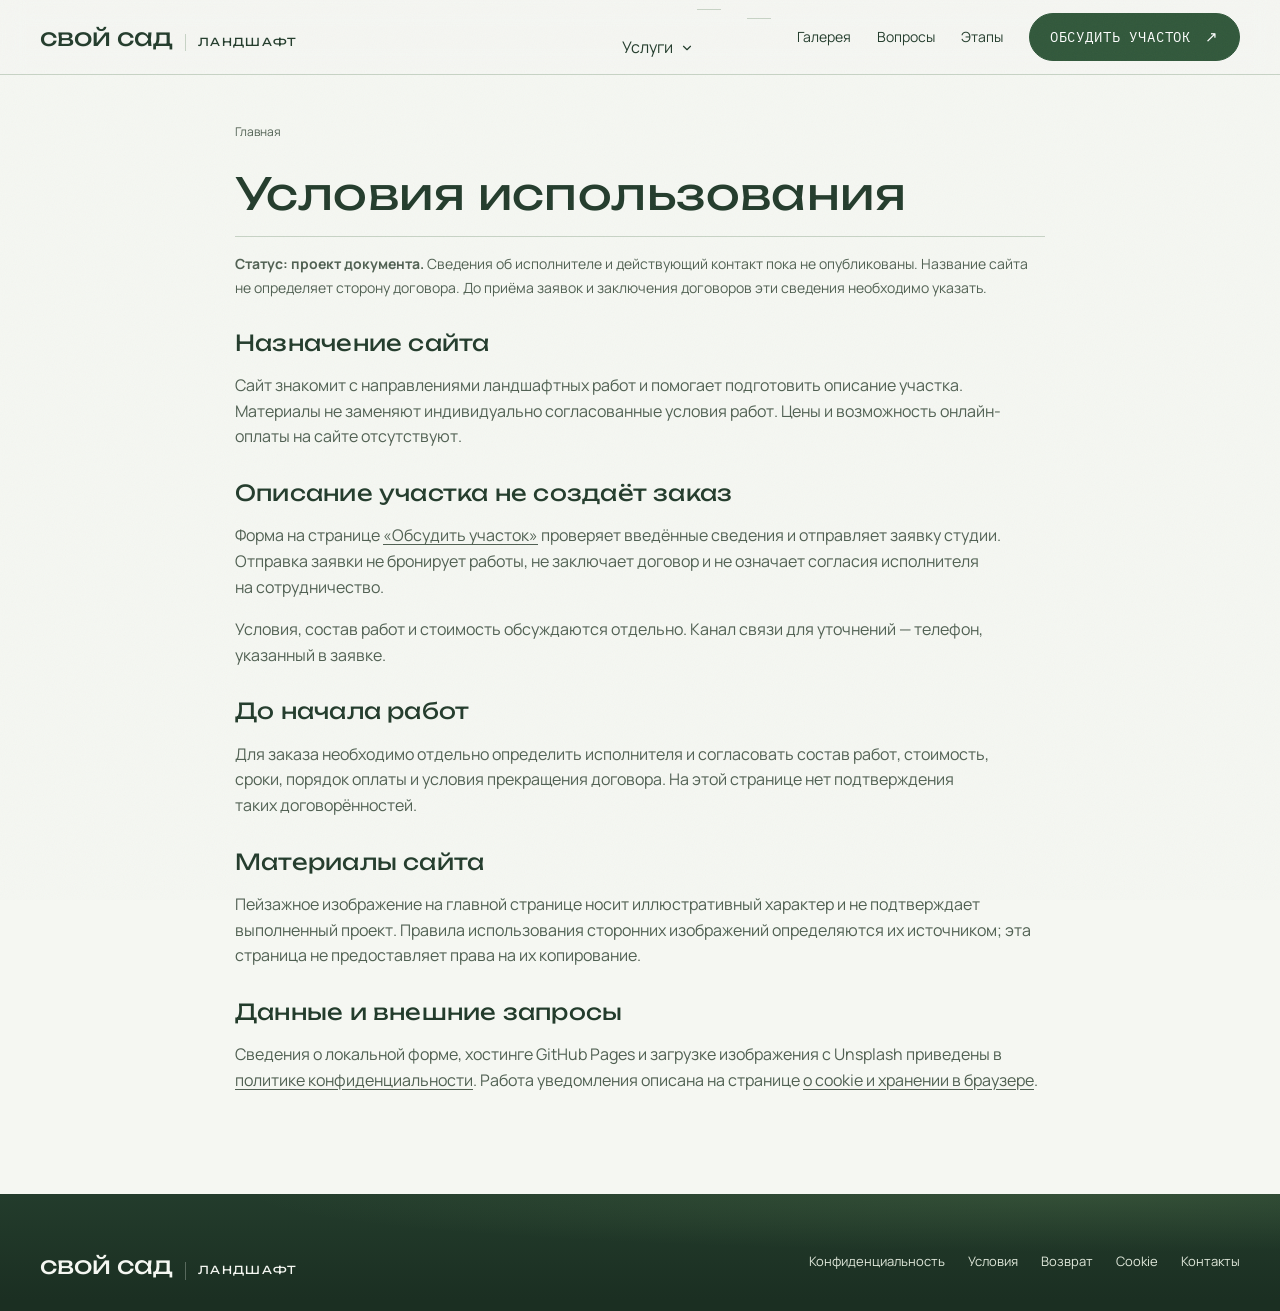
<file: terms.html>
<!DOCTYPE html>
<html lang="ru">
<head>
<meta charset="UTF-8" />
<meta name="viewport" content="width=device-width, initial-scale=1.0" />
<title>Условия использования | Свой сад</title>
<meta name="description" content="Назначение сайта, локальное сохранение описания участка и условия, которые нужно согласовать до начала работ." />
<link rel="stylesheet" href="styles.css?v=20261011-clean" />
</head>
<body>
<a class="skip" href="#content">К содержанию</a>
<header class="header">
  <div class="wrap header-inner">
    <a class="logo" href="index.html">свой сад<span>ландшафт</span></a>
    <nav class="nav" id="nav" aria-label="Основная навигация">
      <div class="has-menu">
        <a href="services.html" aria-haspopup="true">Услуги<svg class="caret" viewBox="0 0 24 24" fill="none" stroke="currentColor" stroke-width="2" stroke-linecap="round" stroke-linejoin="round" aria-hidden="true"><path d="m6 9 6 6 6-6"/></svg></a>
        <div class="menu-panel">
          <a class="menu-link" href="services.html#blago"><strong>Благоустройство территории</strong><span>Покрытия, газон, полив, дренаж, свет</span></a>
          <a class="menu-link" href="services.html#vodoemy"><strong>Водоёмы</strong><span>Декоративные пруды</span></a>
          <a class="menu-link" href="services.html#fontany"><strong>Фонтаны и каскады</strong><span>Движущаяся вода на участке</span></a>
          <a class="menu-link" href="services.html#maf"><strong>Малые формы</strong><span>Беседки, перголы, мангальные зоны</span></a>
          <a class="menu-link" href="services.html#ozelenenie"><strong>Озеленение</strong><span>Деревья, кустарники, цветники</span></a>
          <a class="menu-all" href="services.html">
        </div>
      </div>
      <a href="works.html">Галерея</a>
      <a href="faq.html">Вопросы</a>
      <a href="process.html">Этапы</a>
      <a class="btn btn-dark" href="contacts.html">Обсудить участок</a>
    </nav>
    <button class="burger" id="burger" type="button" aria-label="Открыть меню" aria-controls="nav" aria-expanded="false"><span></span><span></span></button>
  </div>
</header>
<main id="content" class="page">
<div class="wrap legal">
<a class="breadcrumb" href="index.html">Главная</a>
<h1>Условия использования</h1>
<p class="note"><strong>Статус: проект документа.</strong> Сведения об исполнителе и действующий контакт пока не опубликованы. Название сайта не определяет сторону договора. До приёма заявок и заключения договоров эти сведения необходимо указать.</p>
<h2>Назначение сайта</h2>
<p>Сайт знакомит с направлениями ландшафтных работ и помогает подготовить описание участка. Материалы не заменяют индивидуально согласованные условия работ. Цены и возможность онлайн-оплаты на сайте отсутствуют.</p>
<h2>Описание участка не создаёт заказ</h2>
<p>Форма на странице <a href="contacts.html">«Обсудить участок»</a> проверяет введённые сведения и отправляет заявку студии. Отправка заявки не бронирует работы, не заключает договор и не означает согласия исполнителя на сотрудничество.</p>
<p>Условия, состав работ и стоимость обсуждаются отдельно. Канал связи для уточнений — телефон, указанный в заявке.</p>
<h2>До начала работ</h2>
<p>Для заказа необходимо отдельно определить исполнителя и согласовать состав работ, стоимость, сроки, порядок оплаты и условия прекращения договора. На этой странице нет подтверждения таких договорённостей.</p>
<h2>Материалы сайта</h2>
<p>Пейзажное изображение на главной странице носит иллюстративный характер и не подтверждает выполненный проект. Правила использования сторонних изображений определяются их источником; эта страница не предоставляет права на их копирование.</p>
<h2>Данные и внешние запросы</h2>
<p>Сведения о локальной форме, хостинге GitHub Pages и загрузке изображения с Unsplash приведены в <a href="privacy.html">политике конфиденциальности</a>. Работа уведомления описана на странице <a href="cookies.html">о cookie и хранении в браузере</a>.</p>
</div>
</main>
<footer class="footer">
  <div class="wrap footer-top">
    <a class="logo" href="index.html">свой сад<span>ландшафт</span></a>
    <nav class="footer-links" aria-label="Документы и контакты">
      <a href="privacy.html">Конфиденциальность</a>
      <a href="terms.html" aria-current="page">Условия</a>
      <a href="refund.html">Возврат</a>
      <a href="cookies.html">Cookie</a>
      <a href="contacts.html">Контакты</a>
    </nav>
  </div>
</footer>
<script src="script.js?v=20261011-clean" defer></script>
</body>
</html>
</file>
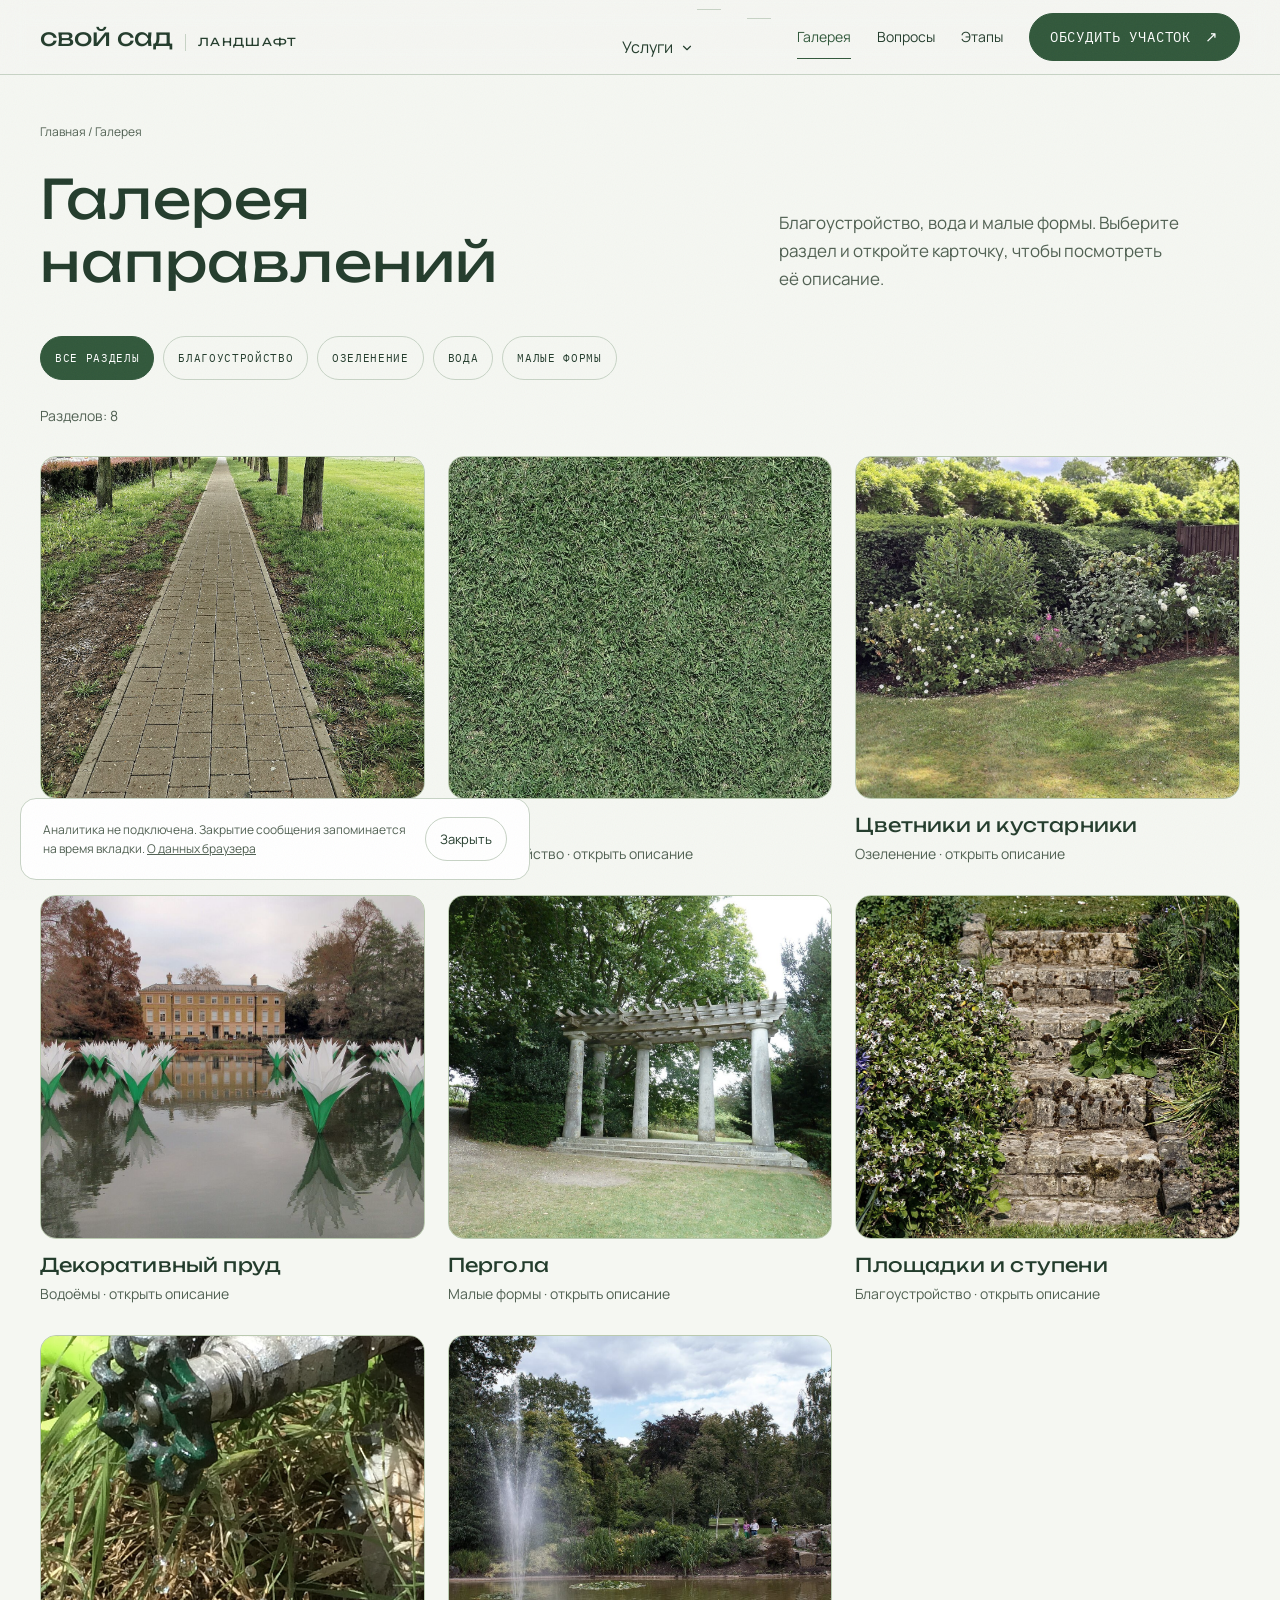
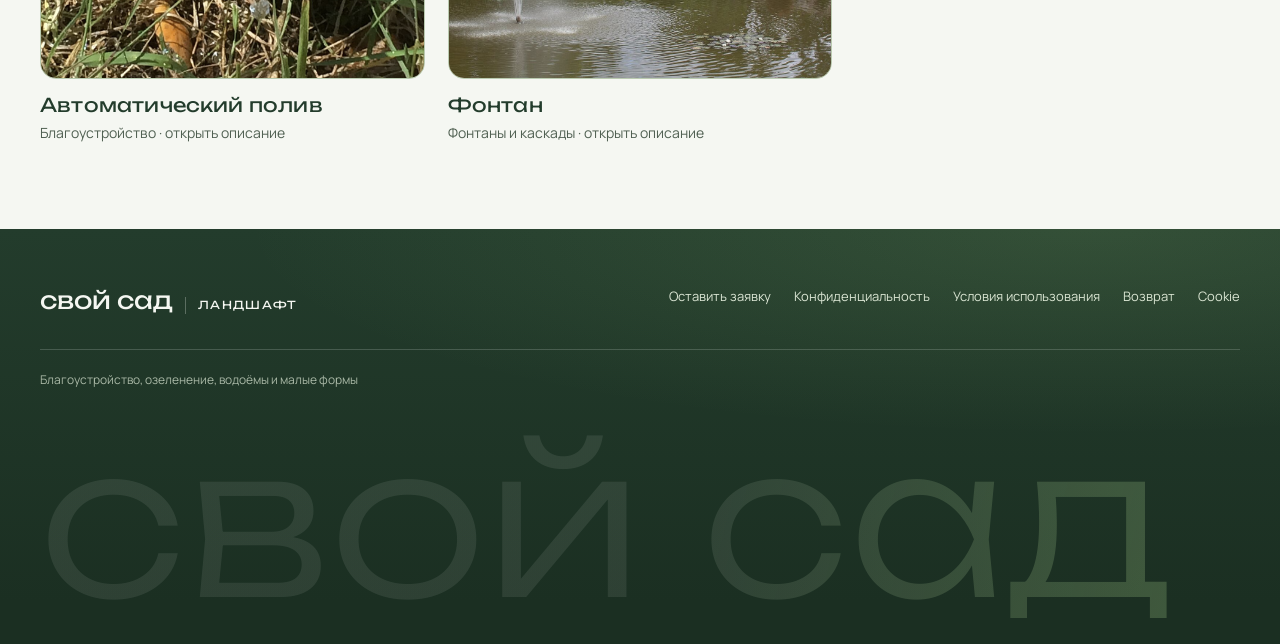
<file: works.html>
<!DOCTYPE html>
<html lang="ru">
<head><meta charset="UTF-8"><meta name="viewport" content="width=device-width, initial-scale=1.0"><meta name="theme-color" content="#f5f7f2"><meta name="description" content="Галерея направлений «Свой сад»: благоустройство, вода, малые формы. Фото-разделы без вымышленных проектов."><title>Галерея · Свой сад</title><link rel="icon" type="image/svg+xml" href="favicon.svg"><link rel="stylesheet" href="styles.css?v=20261011-clean"><script src="script.js?v=20261011-clean" defer></script></head>
<body>
<a class="skip" href="#content">К содержанию</a>
<header class="header">
  <div class="wrap header-inner">
    <a class="logo" href="index.html">свой сад<span>ландшафт</span></a>
    <nav class="nav" id="nav" aria-label="Основная навигация">
      <div class="has-menu">
        <a href="services.html" aria-haspopup="true">Услуги<svg class="caret" viewBox="0 0 24 24" fill="none" stroke="currentColor" stroke-width="2" stroke-linecap="round" stroke-linejoin="round" aria-hidden="true"><path d="m6 9 6 6 6-6"/></svg></a>
        <div class="menu-panel">
          <a class="menu-link" href="services.html#blago"><strong>Благоустройство территории</strong><span>Покрытия, газон, полив, дренаж, свет</span></a>
          <a class="menu-link" href="services.html#vodoemy"><strong>Водоёмы</strong><span>Декоративные пруды</span></a>
          <a class="menu-link" href="services.html#fontany"><strong>Фонтаны и каскады</strong><span>Движущаяся вода на участке</span></a>
          <a class="menu-link" href="services.html#maf"><strong>Малые формы</strong><span>Беседки, перголы, мангальные зоны</span></a>
          <a class="menu-link" href="services.html#ozelenenie"><strong>Озеленение</strong><span>Деревья, кустарники, цветники</span></a>
          <a class="menu-all" href="services.html">
        </div>
      </div>
      <a href="works.html" aria-current="page">Галерея</a>
      <a href="faq.html">Вопросы</a>
      <a href="process.html">Этапы</a>
      <a class="btn btn-dark" href="contacts.html">Обсудить участок</a>
    </nav>
    <button class="burger" id="burger" type="button" aria-label="Открыть меню" aria-controls="nav" aria-expanded="false"><span></span><span></span></button>
  </div>
</header>
<main class="page" id="content"><div class="wrap">
  <div class="page-head"><div><a class="breadcrumb" href="index.html">Главная / Галерея</a><h1>Галерея направлений</h1></div><p class="lead">Благоустройство, вода и малые формы. Выберите раздел и откройте карточку, чтобы посмотреть её описание.</p></div>
  <div class="filters" role="group" aria-label="Фильтр галереи"><button class="chip" type="button" data-filter="all" aria-pressed="true">Все разделы</button><button class="chip" type="button" data-filter="blago" aria-pressed="false">Благоустройство</button><button class="chip" type="button" data-filter="plants" aria-pressed="false">Озеленение</button><button class="chip" type="button" data-filter="water" aria-pressed="false">Вода</button><button class="chip" type="button" data-filter="maf" aria-pressed="false">Малые формы</button></div>
  <p class="gallery-note" id="galleryCount" aria-live="polite">Разделов: 8</p>
  <div class="gallery" id="gallery">
    <button class="gallery-card" type="button" data-cat="blago" data-title="Садовые дорожки" data-description="Маршруты движения, материалы покрытий, раскладка и сопряжение дорожек с газоном." data-service="blago"><div class="ph has-img"><img src="img/path.jpg" alt="Плиточная дорожка в парке" loading="lazy" width="1280" height="1707"></div><h2>Садовые дорожки</h2><p>Благоустройство · открыть описание</p></button>
    <button class="gallery-card" type="button" data-cat="blago" data-title="Газон" data-description="Подготовка почвы, планировка поверхности и выбор газона для условий участка." data-service="blago"><div class="ph has-img"><img src="img/lawn.jpg" alt="Газонная трава" loading="lazy" width="1280" height="1280"></div><h2>Газон</h2><p>Благоустройство · открыть описание</p></button>
    <button class="gallery-card" type="button" data-cat="plants" data-title="Цветники и кустарники" data-description="Подбор растений по освещённости и грунту, подготовка почвы и посадочных мест, живые изгороди." data-service="ozelenenie"><div class="ph has-img"><img src="img/plants.jpg" alt="Цветник и кустарники вдоль газона" loading="lazy" width="1400" height="933"></div><h2>Цветники и кустарники</h2><p>Озеленение · открыть описание</p></button>
    <button class="gallery-card" type="button" data-cat="water" data-title="Декоративный пруд" data-description="Котлован, основание и гидроизоляция, насос и фильтрация, запуск воды и сопряжение с зонами отдыха." data-service="vodoemy"><div class="ph has-img"><img src="img/pond.jpg" alt="Пруд с кувшинками" loading="lazy" width="1400" height="933"></div><h2>Декоративный пруд</h2><p>Водоёмы · открыть описание</p></button>
    <button class="gallery-card" type="button" data-cat="maf" data-title="Пергола" data-description="Навес над зоной отдыха: опоры, обрешётка и посадка конструкции относительно площадки." data-service="maf"><div class="ph has-img"><img src="img/pergola.jpg" alt="Деревянная пергола" loading="lazy" width="1400" height="933"></div><h2>Пергола</h2><p>Малые формы · открыть описание</p></button>
    <button class="gallery-card" type="button" data-cat="blago" data-title="Площадки и ступени" data-description="Покрытия для отдыха и парковки, перепады уровней и ступени. Решения согласуют с нагрузками и водоотводом." data-service="blago"><div class="ph has-img"><img src="img/steps.jpg" alt="Каменные ступени в саду" loading="lazy" width="1280" height="853"></div><h2>Площадки и ступени</h2><p>Благоустройство · открыть описание</p></button>
    <button class="gallery-card" type="button" data-cat="blago" data-title="Автоматический полив" data-description="Разделение на зоны, размещение оборудования и настройка полива газона." data-service="blago"><div class="ph has-img"><img src="img/sprinkler.jpg" alt="Дождеватель на газоне" loading="lazy" width="1280" height="1707"></div><h2>Автоматический полив</h2><p>Благоустройство · открыть описание</p></button>
    <button class="gallery-card" type="button" data-cat="water" data-title="Фонтан" data-description="Чаша и оборудование фонтана, режим подачи воды, подвод света и водно-техническая часть." data-service="fontany"><div class="ph has-img"><img src="img/fountain.jpg" alt="Фонтан в саду" loading="lazy" width="1400" height="933"></div><h2>Фонтан</h2><p>Фонтаны и каскады · открыть описание</p></button>
  </div>
</div></main>
<dialog class="viewer" id="galleryViewer" aria-labelledby="viewerTitle"><div class="viewer-top"><h2 id="viewerTitle">Раздел галереи</h2><button type="button" id="viewerClose" aria-label="Закрыть описание">×</button></div><div class="ph has-img" role="img" id="viewerImage" aria-label="Фото раздела"></div><p id="viewerDescription"></p><div class="viewer-nav"><button type="button" id="viewerPrev">Предыдущий</button><span id="viewerCount"></span><button type="button" id="viewerNext">Следующий</button></div><a class="text-link" id="viewerService" href="services.html">Состав услуги</a></dialog>
<footer class="footer"><div class="wrap footer-top"><a class="logo" href="index.html">свой сад<span>ландшафт</span></a><nav class="footer-links" aria-label="Документы и контакты"><a href="contacts.html">Оставить заявку</a><a href="privacy.html">Конфиденциальность</a><a href="terms.html">Условия использования</a><a href="refund.html">Возврат</a><a href="cookies.html">Cookie</a></nav></div><div class="wrap footer-bottom">Благоустройство, озеленение, водоёмы и малые формы</div><div class="wrap"><p class="footer-giant" aria-hidden="true">свой сад</p></div></footer>
<aside class="cookie" id="cookie" hidden aria-label="Данные браузера"><p>Аналитика не подключена. Закрытие сообщения запоминается на время вкладки. <a href="cookies.html">О данных браузера</a></p><button id="cookieOk" type="button">Закрыть</button></aside>
</body></html>
</file>
<file: styles.css>
@font-face { font-family: "Manrope"; src: url("fonts/manrope-cyrillic.woff2") format("woff2"); font-weight: 200 800; font-style: normal; font-display: swap; unicode-range: U+0301, U+0400-045F, U+0490-0491, U+04B0-04B1, U+2116; }
@font-face { font-family: "Manrope"; src: url("fonts/manrope-latin.woff2") format("woff2"); font-weight: 200 800; font-style: normal; font-display: swap; unicode-range: U+0000-00FF, U+0131, U+0152-0153, U+02BB-02BC, U+02C6, U+02DA, U+02DC, U+0304, U+0308, U+0329, U+2000-206F, U+20AC, U+2122, U+2191, U+2193, U+2212, U+2215, U+FEFF, U+FFFD; }
@font-face { font-family: "Prata"; src: url("fonts/prata-cyrillic.woff2") format("woff2"); font-weight: 400; font-style: normal; font-display: swap; unicode-range: U+0301, U+0400-045F, U+0490-0491, U+04B0-04B1, U+2116; }
@font-face { font-family: "Prata"; src: url("fonts/prata-latin.woff2") format("woff2"); font-weight: 400; font-style: normal; font-display: swap; unicode-range: U+0000-00FF, U+0131, U+0152-0153, U+02BB-02BC, U+02C6, U+02DA, U+02DC, U+0304, U+0308, U+0329, U+2000-206F, U+20AC, U+2122, U+2191, U+2193, U+2212, U+2215, U+FEFF, U+FFFD; }
@font-face { font-family: "Unbounded"; src: url("fonts/unbounded-cyrillic.woff2") format("woff2"); font-weight: 200 900; font-style: normal; font-display: swap; unicode-range: U+0301, U+0400-045F, U+0490-0491, U+04B0-04B1, U+2116; }
@font-face { font-family: "Unbounded"; src: url("fonts/unbounded-latin.woff2") format("woff2"); font-weight: 200 900; font-style: normal; font-display: swap; unicode-range: U+0000-00FF, U+0131, U+0152-0153, U+02BB-02BC, U+02C6, U+02DA, U+02DC, U+0304, U+0308, U+0329, U+2000-206F, U+20AC, U+2122, U+2191, U+2193, U+2212, U+2215, U+FEFF, U+FFFD; }
@font-face { font-family: "IBM Plex Mono"; src: url("fonts/ibmplexmono-400-cyrillic.woff2") format("woff2"); font-weight: 400; font-style: normal; font-display: swap; unicode-range: U+0301, U+0400-045F, U+0490-0491, U+04B0-04B1, U+2116; }
@font-face { font-family: "IBM Plex Mono"; src: url("fonts/ibmplexmono-400-latin.woff2") format("woff2"); font-weight: 400; font-style: normal; font-display: swap; unicode-range: U+0000-00FF, U+0131, U+0152-0153, U+02BB-02BC, U+02C6, U+02DA, U+02DC, U+0304, U+0308, U+0329, U+2000-206F, U+20AC, U+2122, U+2191, U+2193, U+2212, U+2215, U+FEFF, U+FFFD; }
@font-face { font-family: "IBM Plex Mono"; src: url("fonts/ibmplexmono-500-cyrillic.woff2") format("woff2"); font-weight: 500; font-style: normal; font-display: swap; unicode-range: U+0301, U+0400-045F, U+0490-0491, U+04B0-04B1, U+2116; }
@font-face { font-family: "IBM Plex Mono"; src: url("fonts/ibmplexmono-500-latin.woff2") format("woff2"); font-weight: 500; font-style: normal; font-display: swap; unicode-range: U+0000-00FF, U+0131, U+0152-0153, U+02BB-02BC, U+02C6, U+02DA, U+02DC, U+0304, U+0308, U+0329, U+2000-206F, U+20AC, U+2122, U+2191, U+2193, U+2212, U+2215, U+FEFF, U+FFFD; }
:root {
  --bg: #f5f7f2;
  --surface: #ffffff;
  --ink: #233c2c;
  --muted: #506052;
  --line: #c7d3c5;
  --accent: #31583b;
  --soft: #e8eee3;
  --font: "Manrope", "Segoe UI", Helvetica, Arial, sans-serif;
  --font-display: "Unbounded", "Manrope", Helvetica, Arial, sans-serif;
  --font-mono: "IBM Plex Mono", ui-monospace, "Courier New", monospace;
  --ease: cubic-bezier(.16, 1, .3, 1);
  --ease-out: cubic-bezier(.23, 1, .32, 1);
}
* { box-sizing: border-box; }
::selection { background: var(--accent); color: #fff; }
html { scroll-behavior: smooth; scroll-padding-top: 88px; }
body { margin: 0; background: var(--bg); color: var(--ink); font: 16px/1.6 var(--font); -webkit-font-smoothing: antialiased; }
body::after { content: ""; position: fixed; inset: 0; z-index: 90; pointer-events: none; opacity: .04; background-image: url("data:image/svg+xml;utf8,<svg xmlns='http://www.w3.org/2000/svg' width='160' height='160'><filter id='n'><feTurbulence type='fractalNoise' baseFrequency='.9' numOctaves='2'/></filter><rect width='160' height='160' filter='url(%23n)'/></svg>"); }
body.menu-open { overflow: hidden; }
[hidden] { display: none !important; }
a { color: inherit; text-decoration: none; }
button, input { font: inherit; color: inherit; }
button, a, summary { touch-action: manipulation; }
button { cursor: pointer; }
img { max-width: 100%; display: block; }
h1, h2, h3, p { margin: 0; }
h1, h2, h3 { font-family: var(--font-display); font-weight: 400; text-wrap: balance; letter-spacing: .01em; overflow-wrap: break-word; }
h1 { font-size: clamp(36px, 4.8vw, 62px); line-height: 1.16; }
h2 { font-size: clamp(28px, 3.2vw, 42px); line-height: 1.2; }
h3 { font-size: 21px; line-height: 1.35; }
p { text-wrap: pretty; }
:where(a, button, input, summary):focus-visible { outline: 3px solid #658547; outline-offset: 5px; }
.wrap { width: min(1200px, calc(100% - 64px)); margin-inline: auto; }
:where(.grid, .split, .header-inner, .section-head) > * { min-width: 0; }
.skip { position: fixed; z-index: 100; top: 10px; left: 16px; padding: 12px 20px; background: white; transform: translateY(-150%); }
.skip:focus { transform: none; }
.header { position: fixed; inset: 0 0 auto; z-index: 30; background: rgba(245,247,242,.78); border-bottom: 1px solid var(--line); -webkit-backdrop-filter: blur(12px); backdrop-filter: blur(12px); transition: background-color .25s ease; }
.home .header:not(.scrolled) { background: rgba(245,247,242,.55); border-color: transparent; }
.header-inner { display: flex; align-items: center; justify-content: space-between; gap: 32px; height: 74px; }
.has-menu { position: relative; }
.has-menu > a { display: inline-flex; align-items: center; gap: 7px; min-height: 44px; border-bottom: 1px solid transparent; }
.has-menu > a:hover, .has-menu > a[aria-current="page"] { color: var(--accent); border-color: var(--accent); }
.caret { width: 14px; height: 14px; transition: transform .2s var(--ease-out); }
.has-menu:hover .caret, .has-menu:focus-within .caret { transform: rotate(180deg); }
.menu-panel { position: absolute; top: 100%; left: 50%; translate: -50% 0; width: min(340px, calc(100vw - 48px)); padding: 8px; background: var(--surface); border: 1px solid var(--line); border-radius: 14px; opacity: 0; visibility: hidden; transform: translateY(8px); transition: opacity .2s var(--ease-out), transform .2s var(--ease-out), visibility 0s linear .2s; }
.has-menu:hover .menu-panel, .has-menu:focus-within .menu-panel { opacity: 1; visibility: visible; transform: translateY(0); transition-delay: 0s; }
.menu-link { display: grid; gap: 2px; padding: 10px 12px; border-radius: 9px; }
.menu-link:hover { background: var(--soft); }
.menu-link strong { font-size: 14px; font-weight: 500; }
.menu-link span { font-size: 12.5px; color: var(--muted); line-height: 1.45; }
.menu-all { display: block; margin-top: 6px; padding: 10px 12px 6px; border-top: 1px solid var(--line); font-family: var(--font-mono); font-size: 11px; letter-spacing: .06em; text-transform: uppercase; color: var(--accent); }
.menu-all:hover { color: #12371b; }
.logo { display: inline-flex; align-items: baseline; gap: 12px; font-family: var(--font-display); font-size: 24px; font-weight: 400; letter-spacing: 0; flex-shrink: 0; }
.logo span { padding-left: 12px; border-left: 1px solid var(--line); font-size: 11px; font-weight: 400; letter-spacing: .12em; text-transform: uppercase; }
.nav { display: flex; align-items: center; gap: 26px; }
.nav > a { font-size: 14px; }
.nav > a:not(.btn) { min-height: 44px; display: flex; align-items: center; border-bottom: 0; background: linear-gradient(currentColor, currentColor) left bottom / 0% 1px no-repeat; transition: background-size .25s var(--ease-out), color .2s ease; }
.nav > a:not(.btn):hover, .nav > a[aria-current="page"]:not(.btn) { color: var(--accent); border-color: transparent; background-size: 100% 1px; }
.btn { display: inline-flex; justify-content: center; align-items: center; gap: 14px; min-height: 48px; padding: 12px 20px; border: 1px solid var(--accent); border-radius: 999px; font-family: var(--font-mono); font-size: 12px; letter-spacing: .06em; text-transform: uppercase; line-height: 1.35; background: transparent; transition: background-color .2s ease, color .2s ease, border-color .2s ease, transform 160ms var(--ease-out); }
.btn::after { content: "\2197"; font-size: 15px; line-height: 1; transition: transform 160ms var(--ease-out); }
.btn:hover::after { transform: translate(2px, -2px); }
.btn-dark { background: var(--accent); color: #fff; position: relative; overflow: hidden; }
.btn-dark::before { content: ""; position: absolute; inset: 0; background: linear-gradient(105deg, transparent 40%, rgba(255,255,255,.22) 50%, transparent 60%); translate: -120% 0; transition: translate .6s var(--ease-out); }
.btn-dark:hover { background: #233e2a; }
.btn-dark:hover::before { translate: 120% 0; }
.btn-line:hover { background: var(--soft); }
.btn:active { transform: scale(.97); }
.btn[disabled] { opacity: .6; cursor: wait; }
.burger { display: none; width: 46px; height: 46px; padding: 10px; border: 0; background: transparent; }
.burger span { display: block; height: 2px; margin: 6px 0; background: var(--ink); transition: transform .2s ease; }
.burger[aria-expanded="true"] span:first-child { transform: translateY(4px) rotate(45deg); }
.burger[aria-expanded="true"] span:last-child { transform: translateY(-4px) rotate(-45deg); }
.hero { position: relative; overflow: hidden; background: var(--ink); padding: clamp(140px, 16vh, 190px) 0 88px; }
.hero::before { content: ""; position: absolute; inset: 0; background: linear-gradient(196deg, rgba(35,60,44,.92) 8%, rgba(35,60,44,.62) 46%, rgba(35,60,44,.34) 78%, rgba(35,60,44,.52)); z-index: 1; }
.hero-photo { position: absolute; inset: 0; width: 100%; height: 100%; object-fit: cover; object-position: center 62%; display: block; filter: saturate(.82) contrast(.98); }
.hero-copy { position: relative; z-index: 2; padding: 0 0 24px; }
.hero h1 { max-width: 980px; color: #f5f7f2; font-size: clamp(42px, 6.4vw, 84px); line-height: 1.05; }
.hero .lead { max-width: 540px; margin-top: 25px; }
.hero .lead { color: rgba(245,247,242,.88); }
.kicker { display: inline-flex; align-items: center; padding: 8px 14px; border-radius: 999px; background: rgba(8,20,12,.45); color: #fff; font-family: var(--font-mono); font-size: 11px; letter-spacing: .12em; text-transform: uppercase; margin: 0 0 26px; }
.hero-actions { display: flex; gap: 12px; flex-wrap: wrap; margin-top: 30px; }
.hero .btn-dark { background: #f5f7f2; border-color: #f5f7f2; color: var(--ink); }
.hero .btn-dark:hover { background: var(--soft); border-color: var(--soft); }
.hero .btn-line { background: rgba(8,20,12,.32); border-color: rgba(255,255,255,.9); color: #fff; }
.hero .btn-line:hover { background: rgba(8,20,12,.5); }
.home .hero-copy > * { animation: heroRise .6s var(--ease-out) both; }
.home .hero-copy > *:nth-child(2) { animation-delay: 90ms; }
.home .hero-copy > *:nth-child(3) { animation-delay: 180ms; }
@keyframes heroRise { from { opacity: 0; transform: translateY(18px); } }

.hero-v2 { padding: 0; height: 160svh; overflow: visible; }
.hero-v2::before { content: none; }
.hero-stick { position: sticky; top: 0; height: 100svh; overflow: hidden; }
.hero-stick .hero-photo { animation: kenburns2 34s ease-in-out infinite alternate; filter: brightness(1.08) saturate(1.05); }
@keyframes kenburns2 { from { transform: scale(1) translate(0, 0); } to { transform: scale(1.08) translate(-1.5%, -1%); } }
.hero-veil { position: absolute; inset: 0; z-index: 1; pointer-events: none; background: linear-gradient(180deg, rgba(20,38,26,.24), rgba(20,38,26,0) 30%, rgba(10,22,14,.45) 62%, rgba(8,20,12,.78)); }
.hero-side { position: absolute; z-index: 2; pointer-events: none; width: clamp(130px, 15vw, 220px); aspect-ratio: .78; border-radius: 14px; overflow: hidden; border: 1px solid rgba(245,247,242,.4); box-shadow: 0 30px 70px rgba(8,20,12,.4); opacity: .96; }
.hero-side img { width: 100%; height: 100%; object-fit: cover; }
.hero-side-a { right: 5%; top: 21%; transform: rotate(3deg); animation: floatA 9s ease-in-out infinite alternate; }
.hero-side-b { right: 14%; top: 52%; transform: rotate(-2.5deg); animation: floatB 11s ease-in-out infinite alternate; }
@keyframes floatA { from { translate: 0 -8px; } to { translate: 0 10px; } }
@keyframes floatB { from { translate: 0 10px; } to { translate: 0 -8px; } }
.hero-v2 .hero-copy { position: absolute; inset: auto 0 0; z-index: 4; padding-bottom: clamp(40px, 7vh, 84px); will-change: transform, opacity; }
.hero-giant { font-family: var(--font-display); font-weight: 400; font-size: clamp(58px, 12.5vw, 210px); line-height: .92; letter-spacing: .01em; color: #fff; margin: 18px 0 20px; text-shadow: 0 6px 44px rgba(5,14,8,.55); }
.hero-v2 h1 { font-size: clamp(23px, 2.8vw, 36px); font-family: var(--font-mono); font-weight: 600; letter-spacing: .02em; color: #fff; text-transform: none; max-width: 640px; text-shadow: 0 2px 12px rgba(5,14,8,.65); }
.hero-v2 .lead { margin-top: 12px; color: #fff; text-shadow: 0 2px 10px rgba(5,14,8,.6); }
.hero-v2 .hero-actions { margin-top: 24px; }
.hero-v2 .home-anim > * { animation: heroRise .7s var(--ease-out) both; }

.specs { display: grid; grid-template-columns: repeat(4, minmax(0, 1fr)); gap: 0; border: 1px solid var(--line); border-radius: 16px; overflow: hidden; background: var(--surface); position: relative; }
.specs::before { content: ""; position: absolute; inset: 0; pointer-events: none; background: radial-gradient(90% 120% at 0% 0%, rgba(156,201,125,.1), transparent 45%); }
.spec { display: grid; gap: 6px; align-content: start; padding: 26px 24px 28px; position: relative; transition: background-color .25s ease; }
.spec:hover { background: var(--soft); }
.spec + .spec { border-left: 1px solid var(--line); }
.spec strong { font-family: var(--font-display); font-weight: 400; font-size: clamp(26px, 2.6vw, 38px); line-height: 1.05; color: var(--accent); }
.spec span { color: var(--muted); font-size: 14px; line-height: 1.5; }

.statement { position: relative; display: grid; align-items: end; min-height: min(88svh, 780px); overflow: hidden; }
.statement > img { position: absolute; inset: -8% 0; width: 100%; height: 116%; object-fit: cover; filter: brightness(1.07) saturate(1.05); will-change: transform; }
.statement-veil { position: absolute; inset: 0; pointer-events: none; background: linear-gradient(180deg, rgba(35,60,44,.06), rgba(35,60,44,.5) 82%); }
.statement-copy { position: relative; z-index: 1; padding: 120px 0 clamp(40px, 7vh, 76px); color: #f0f4ec; }
.statement-copy h2 { font-size: clamp(34px, 5vw, 64px); color: #fff; }
.statement-copy p { margin-top: 16px; max-width: 52ch; font-size: 17px; color: rgba(240,244,236,.88); }


.service-tile { position: relative; }
@media (hover: hover) and (pointer: fine) {
  .service-tile::before { content: ""; position: absolute; inset: 0; border-radius: 16px; opacity: 0; transition: opacity .3s; pointer-events: none; background: radial-gradient(240px circle at var(--mx, 50%) var(--my, 50%), rgba(156,201,125,.14), transparent 65%); z-index: 1; }
  .service-tile:hover::before { opacity: 1; }
}

.step { position: relative; }
.step > span { transition: color .25s ease, letter-spacing .25s ease; }
.step:hover > span { color: var(--accent); letter-spacing: .1em; }

.to-top { position: fixed; right: 18px; bottom: 18px; z-index: 36; width: 48px; height: 48px; border: 1px solid var(--line); border-radius: 999px; background: rgba(255,255,255,.92); color: var(--accent); font-size: 19px; line-height: 1; box-shadow: 0 10px 30px rgba(20,40,25,.16); opacity: 0; visibility: hidden; transform: translateY(10px); transition: opacity .25s var(--ease-out), transform .25s var(--ease-out), visibility 0s linear .25s; }
.to-top.on { opacity: 1; visibility: visible; transform: none; transition-delay: 0s; }
.to-top:hover { background: var(--accent); color: #fff; border-color: var(--accent); }

@keyframes wordmarkIn { from { opacity: 0; transform: translateY(.35em); filter: blur(6px); } to { opacity: 1; transform: none; filter: blur(0); } }
.hero-giant { perspective: 600px; }
.hero-giant .wl { display: inline-block; white-space: pre; animation: wordmarkIn .9s var(--ease-out) both; animation-delay: calc(var(--i) * 90ms + 150ms); }
.eyebrow { display: inline-flex; align-items: center; padding: 7px 13px; border-radius: 999px; background: var(--soft); color: var(--muted); font-family: var(--font-mono); font-size: 11px; line-height: 1.5; letter-spacing: .12em; text-transform: uppercase; margin-bottom: 18px; }
.lead { max-width: 55ch; font-size: 17px; line-height: 1.65; color: var(--muted); }
.section { padding: 88px 0 100px; border-top: 1px solid var(--line); }
.section-dark { background: var(--ink); color: #a9b8a6; border-top: 0; }
.section-dark h1, .section-dark h2, .section-dark h3 { color: #f5f7f2; }
.section-dark .eyebrow { background: rgba(245,247,242,.1); color: #dfe7da; }
.section-dark .text-link { color: #dfe7da; border-color: #dfe7da; }
.section-dark .text-link:hover { color: #fff; }
.section-dark .number-list li { border-color: rgba(245,247,242,.16); }
.section-dark .number-list span { color: #9AC97D; }
.section-dark .step > span { color: rgba(245,247,242,.24); }
.section-soft { background: linear-gradient(180deg, #e8eee3, #edf2e8); }
.section-head { display: flex; justify-content: space-between; align-items: end; gap: 36px; margin-bottom: 40px; }
.section-head .lead { max-width: 43ch; }
.section-head .text-link { flex-shrink: 0; }
.text-link { display: inline-flex; gap: 15px; align-items: center; min-height: 44px; font-size: 14px; border-bottom: 1px solid var(--accent); }
.text-link::after { content: "\2197"; transition: transform 160ms var(--ease-out); }
.text-link:hover::after { transform: translate(2px, -2px); }
.text-link:hover { color: #12371b; border-bottom-width: 2px; }
.grid { display: grid; gap: 23px; }
.grid-three { grid-template-columns: repeat(3, minmax(0, 1fr)); overflow-x: clip; }
.grid-two { grid-template-columns: repeat(2, minmax(0, 1fr)); overflow-x: clip; }
.services-grid { grid-template-columns: repeat(2, minmax(0, 1fr)); gap: 24px; overflow-x: clip; }
.tile-wide { grid-column: 1 / -1; display: grid; grid-template-columns: 1.15fr 1fr; gap: 24px; align-items: center; }
.tile-wide .ph { margin-bottom: 0; aspect-ratio: 4 / 3; }
.tile-body { min-width: 0; }
.service-tile { display: block; padding: 20px 20px 24px; background: var(--surface); border-radius: 16px; transition: transform .25s var(--ease-out); }
@media (hover: hover) and (pointer: fine) { .service-tile:hover { transform: translateY(-4px); } }
.service-tile .ph { aspect-ratio: 1.55; margin-bottom: 18px; border-radius: 10px; }
.tile-title h3 { font-weight: 500; }
.tile-title { display: flex; justify-content: space-between; align-items: center; gap: 14px; }
.tile-title::after { content: "\2197"; font-size: 22px; transition: transform 160ms var(--ease-out); }
.service-tile:hover .tile-title::after { transform: translate(2px, -2px); }
.service-tile p { margin-top: 9px; color: var(--muted); font-size: 15px; }
.ph { position: relative; display: grid; place-items: center; width: 100%; min-height: 180px; aspect-ratio: 1.4; background: #dce6d3; border: 1px solid #bacab0; border-radius: 16px; overflow: hidden; }
.ph img { position: absolute; inset: 0; width: 100%; height: 100%; object-fit: cover; filter: saturate(.95) brightness(1.04); }
.ph.has-img::after { content: none; }
.ph::after { content: "ФОТО"; color: #41533a; font-size: 12px; letter-spacing: .18em; }
.ph-tall { aspect-ratio: .93; }
.split { display: grid; grid-template-columns: 1fr 1fr; gap: 64px; align-items: center; }
.editorial-copy p { margin-top: 22px; color: var(--muted); max-width: 45ch; }
.editorial-copy .text-link { margin-top: 20px; }
.number-list { padding: 0; margin: 28px 0; list-style: none; }
.number-list li { display: flex; align-items: center; gap: 23px; border-bottom: 1px solid var(--line); padding: 17px 0; }
.number-list span { color: var(--accent); font-size: 12px; width: 24px; }
.feature-banner { border: 1px solid var(--accent); border-radius: 16px; display: flex; align-items: center; justify-content: space-between; gap: 32px; padding: 44px 48px; background: var(--accent); color: #dfe7da; }
.feature-banner h2 { color: #f5f7f2; }
.feature-banner p { margin-top: 12px; color: #a9b8a6; max-width: 55ch; }
.feature-banner .btn-dark { background: #f5f7f2; border-color: #f5f7f2; color: var(--ink); }
.feature-banner .btn-dark:hover { background: var(--soft); border-color: var(--soft); }
.feature-banner .btn-line { border-color: rgba(245,247,242,.65); color: #f5f7f2; }
.feature-banner .btn-line:hover { background: rgba(245,247,242,.14); }
.page { padding: 116px 0 84px; min-height: calc(100svh - 260px); }
.page-head { display: grid; grid-template-columns: 1.2fr .8fr; align-items: end; gap: 48px; margin-bottom: 43px; }
.breadcrumb { display: inline-block; color: var(--muted); font-size: 12px; padding: 6px 0; margin-bottom: 21px; }
.breadcrumb:hover { text-decoration: underline; }
.page-head h1 { font-size: clamp(34px, 4.4vw, 54px); }
.svc { display: grid; grid-template-columns: repeat(2, minmax(0, 1fr)); gap: 23px; }
.service-card { padding: 32px; border: 1px solid transparent; background: var(--surface); border-radius: 12px; scroll-margin-top: 104px; transition: border-color .2s ease; display: flex; flex-direction: column; }
.service-card > * { min-width: 0; }
.service-card .text-link { margin-top: auto; padding-top: 18px; align-self: flex-start; }
.service-card:target { border-color: var(--accent); }
.service-card .ph { aspect-ratio: 1.85; min-height: 160px; margin-bottom: 24px; }
.service-card h2 { font-size: 24px; }
.service-card p { color: var(--muted); margin: 17px 0; }
.service-card ul { padding-left: 19px; margin: 18px 0; color: var(--muted); font-size: 15px; }
.service-card li { margin: 7px 0; }
.service-card .text-link { margin-top: 7px; }
.gallery { display: grid; grid-template-columns: repeat(3, minmax(0, 1fr)); gap: 30px 23px; }
.gallery-card { display: block; text-align: left; padding: 0; border: 0; background: transparent; transition: transform .2s var(--ease-out); }
@media (hover: hover) and (pointer: fine) { .gallery-card:hover { transform: translateY(-3px); } }
.gallery-card .ph { aspect-ratio: 1.12; }
.gallery-card .ph img { filter: saturate(.82); transition: filter .35s var(--ease-out); }
@media (hover: hover) and (pointer: fine) { .gallery-card:hover .ph img { filter: none; } }
.gallery-card h2, .gallery-card h3 { font-size: 19px; margin-top: 15px; }
.gallery-card p { color: var(--muted); font-size: 14px; margin-top: 6px; }
.gallery-card:hover .ph, .service-tile:hover .ph { border-color: var(--accent); }
.ph { transition: box-shadow .35s var(--ease-out), border-color .2s ease; }
@media (hover: hover) and (pointer: fine) {
  .gallery-card:hover .ph, .service-tile:hover .ph { box-shadow: 0 26px 50px rgba(35,60,44,.18); }
}

@supports (scrollbar-width: thin) { html { scrollbar-width: thin; scrollbar-color: #8aa87c var(--bg); } }
::-webkit-scrollbar { width: 10px; }
::-webkit-scrollbar-track { background: var(--bg); }
::-webkit-scrollbar-thumb { background: #8aa87c; border-radius: 8px; border: 2px solid var(--bg); }
::-webkit-scrollbar-thumb:hover { background: var(--accent); }
.filters { display: flex; gap: 9px; flex-wrap: wrap; margin: 25px 0; }
.chip { min-height: 44px; padding: 10px 14px; border: 1px solid var(--line); border-radius: 999px; background: transparent; font-family: var(--font-mono); font-size: 11px; letter-spacing: .06em; text-transform: uppercase; transition: background-color .15s ease, border-color .15s ease, color .15s ease; }
.chip:hover { border-color: var(--accent); }
.chip[aria-pressed="true"] { background: var(--accent); border-color: var(--accent); color: white; }
.gallery-note { margin-bottom: 28px; max-width: 72ch; color: var(--muted); font-size: 14px; }
.steps { list-style: none; margin: 0; padding: 0; }
.step { display: grid; grid-template-columns: 110px 1fr 1fr; gap: 32px; border-top: 1px solid var(--line); padding: 34px 0; align-items: start; }
.step:last-child { border-bottom: 1px solid var(--line); }
.step > span { font-family: var(--font-display); font-weight: 300; font-size: clamp(30px, 3.2vw, 44px); line-height: 1; color: #c3d2bc; padding-top: 2px; }
.step h2 { font-size: 24px; }
.step p { color: var(--muted); }
.faq { width: 100%; }
.faq details { padding: 21px 0; border-bottom: 1px solid var(--line); }
.faq summary { cursor: pointer; font-size: 19px; font-weight: 500; padding-right: 40px; min-height: 32px; position: relative; list-style: none; }
.faq summary::-webkit-details-marker { display: none; }
.faq summary::after { content: "+"; position: absolute; right: 2px; top: 50%; translate: 0 -50%; color: var(--accent); font-size: 24px; line-height: 1; transition: transform .2s ease; }
.faq details[open] summary::after { transform: rotate(45deg); }
.faq p { color: var(--muted); padding: 15px 0 4px; max-width: 65ch; }
.faq a, .legal a:not(.breadcrumb), .form a { text-decoration: underline; text-underline-offset: 3px; }
.contact-layout { display: grid; grid-template-columns: 1fr 1fr; gap: 64px; align-items: start; }
.contact-copy .lead { margin-top: 23px; }
.contact-copy .number-list { margin-top: 34px; }
.form { padding: 30px; border: 1px solid var(--line); border-radius: 16px; background: var(--surface); display: grid; gap: 20px; }
.form h2 { font-size: 23px; }
.form > label { display: grid; gap: 8px; font-size: 14px; }
.form input:not([type="checkbox"]) { width: 100%; min-width: 0; border: 1px solid #83967a; border-radius: 999px; padding: 13px 14px; background: #fff; transition: border-color .2s ease; }
.form textarea { width: 100%; min-width: 0; border: 1px solid #83967a; border-radius: 14px; padding: 13px 14px; background: #fff; font: inherit; line-height: 1.5; resize: vertical; transition: border-color .2s ease; }
.form textarea:hover { border-color: var(--accent); }
.form input:not([type="checkbox"]):hover { border-color: var(--accent); }
.form .check { display: flex; align-items: flex-start; gap: 12px; font-size: 13px; line-height: 1.6; }
.check input { flex-shrink: 0; width: 19px; height: 19px; margin: 2px 0 0; accent-color: var(--accent); }
.form-note, .note { font-size: 14px; color: var(--muted); line-height: 1.7; }
.note { border-top: 1px solid var(--line); padding-top: 15px; }
.footer-giant { margin: 34px 0 0; font-family: var(--font-display); font-weight: 300; font-size: clamp(72px, 16vw, 230px); line-height: .95; letter-spacing: .01em; background: linear-gradient(105deg, rgba(245,247,242,.09) 25%, rgba(156,201,125,.32) 50%, rgba(245,247,242,.09) 75%); background-size: 220% 100%; -webkit-background-clip: text; background-clip: text; color: transparent; overflow: hidden; animation: giantShift 12s ease-in-out infinite; }
@keyframes giantShift { 0%, 100% { background-position: 0% 50%; } 50% { background-position: 100% 50%; } }
.footer { padding: 52px 0 26px; background: linear-gradient(180deg, #233c2c, #1b2f22 90%); color: #dfe7da; overflow: hidden; position: relative; }
.footer::before { content: ""; position: absolute; inset: 0; pointer-events: none; background: radial-gradient(120% 90% at 85% 0%, rgba(156,201,125,.14), transparent 55%); }
.footer .logo { color: #f5f7f2; }
.footer .logo span { border-color: rgba(245,247,242,.28); }
.footer-top { display: flex; justify-content: space-between; align-items: start; gap: 40px; }
.footer-links { display: flex; justify-content: flex-end; gap: 8px 23px; flex-wrap: wrap; max-width: 650px; font-size: 13px; }
.footer-links a { min-height: 35px; padding-block: 5px; }
.footer-links a:hover { text-decoration: underline; }
.footer-bottom { border-top: 1px solid rgba(245,247,242,.18); padding-top: 20px; margin-top: 30px; font-size: 12px; color: #a9b8a6; }
.cookie { position: fixed; z-index: 35; left: 20px; bottom: 20px; max-width: 510px; border: 1px solid var(--line); padding: 18px 22px; background: #fff; border-radius: 16px; display: flex; gap: 18px; align-items: center; transition: opacity .25s var(--ease-out), transform .25s var(--ease-out); }
@starting-style { .cookie:not([hidden]) { opacity: 0; transform: translateY(12px); } }
.cookie p { font-size: 12px; color: var(--muted); }
.cookie a { text-decoration: underline; }
.cookie button { min-height: 44px; padding: 8px 14px; border: 1px solid var(--line); border-radius: 999px; background: transparent; font-size: 13px; }
.cookie button:hover { background: var(--soft); }
.legal { max-width: 810px; }
.legal h1 { font-size: clamp(30px, 3.6vw, 44px); }
.legal h2 { font-size: 22px; margin: 30px 0 12px; }
.legal p { color: var(--muted); margin-block: 17px; }
.legal code { overflow-wrap: anywhere; }
.notice { display: flex; gap: 14px; align-items: flex-start; padding: 16px 18px; border: 1px solid var(--line); border-radius: 16px; background: var(--surface); margin: 25px 0; font-size: 14px; }
.notice-icon { flex-shrink: 0; display: grid; place-items: center; width: 40px; height: 40px; border-radius: 12px; background: var(--soft); color: var(--accent); }
.notice-icon svg { width: 20px; height: 20px; }
.viewer { width: min(810px, calc(100% - 32px)); max-height: calc(100svh - 40px); padding: 26px; background: var(--bg); border: 1px solid var(--line); border-radius: 16px; color: var(--ink); overflow: auto; }
.viewer[open] { animation: viewerIn .22s var(--ease-out); }
@keyframes viewerIn { from { opacity: 0; transform: scale(.96); } }
.viewer::backdrop { background: rgba(20,40,25,.65); }
.viewer-top { display: flex; justify-content: space-between; align-items: center; gap: 20px; margin-bottom: 20px; }
.viewer-top h2 { font-size: 22px; }
.viewer-top button { min-width: 44px; min-height: 44px; border: 1px solid var(--line); background: transparent; border-radius: 999px; }
.viewer-nav { display: flex; align-items: center; justify-content: space-between; gap: 12px; margin: 8px 0 18px; }
.viewer-nav button { min-height: 44px; padding: 8px 14px; border: 1px solid var(--line); border-radius: 999px; background: transparent; }
.viewer-nav button:hover { background: var(--soft); }
.viewer-nav span { color: var(--muted); font-size: 14px; }
.viewer .ph { aspect-ratio: 1.65; }
.reveal-ready [data-reveal]:not(.visible) { opacity: 0; transform: translateY(26px) scale(.985); }
[data-reveal] { transition: transform .7s var(--ease-out), opacity .7s var(--ease-out); }
[data-reveal]:focus-within { opacity: 1 !important; transform: none !important; }

@view-transition { navigation: auto; }
::view-transition-old(root), ::view-transition-new(root) { animation-duration: .28s; }

@keyframes kenburns { from { transform: scale(1); } to { transform: scale(1.06); } }
.hero-photo { animation: kenburns 22s var(--ease-out) infinite alternate; will-change: transform; }

.ph img { transition: transform .6s var(--ease-out), filter .35s var(--ease-out); }
@media (hover: hover) and (pointer: fine) {
  .gallery-card:hover .ph img, .service-tile:hover .ph img { transform: scale(1.05); }
}

@keyframes bannerShift { 0%, 100% { background-position: 0% 50%; } 50% { background-position: 100% 50%; } }
.feature-banner { background: linear-gradient(115deg, #31583b 20%, #26492f 50%, #31583b 80%); background-size: 220% 100%; animation: bannerShift 14s ease-in-out infinite; }

.chip { transition: background-color .15s ease, border-color .15s ease, color .15s ease, transform 120ms var(--ease-out); }
.chip:active { transform: scale(.95); }

@keyframes pageIn { from { opacity: 0; transform: translateY(12px); } }
.page { animation: pageIn .5s var(--ease-out) both; }

:root { interpolate-size: allow-keywords; }
details::details-content { block-size: 0; overflow: clip; transition: block-size .35s var(--ease-out), content-visibility .35s; transition-behavior: allow-discrete; }
details[open]::details-content { block-size: auto; }

@supports (animation-timeline: scroll()) {
  @media (prefers-reduced-motion: no-preference) {
      }
}

@media (min-width: 1500px) { .hero { padding-top: 200px; } }
@media (max-width: 960px) {
  .nav { gap: 18px; }
  .logo span { display: none; }
  .split, .contact-layout { gap: 32px; }
  .step { grid-template-columns: 60px 1fr 1.2fr; gap: 22px; }
}
@media (max-width: 780px) {
  html { scroll-padding-top: 84px; }
  .menu-panel { display: none; }
  .has-menu { display: flex; flex-direction: column; }
  .has-menu > a { min-height: 0; border: 0; }
  .wrap { width: calc(100% - 36px); }
  .header-inner { height: 72px; gap: 15px; }
  .logo { font-size: 28px; }
  .burger { display: block; position: relative; z-index: 32; }
  .nav { display: none; position: fixed; inset: 72px 0 0; overflow: auto; background: var(--bg); padding: 30px 24px; flex-direction: column; align-items: stretch; justify-content: flex-start; gap: 15px; }
  .nav.open { display: flex; }
  .nav > a, .nav .has-menu > a { font-size: 22px; padding: 12px 0; }
  .nav > .btn { font-size: 16px; padding: 16px 20px; margin-top: 12px; }
  .hero { padding-top: 120px; padding-bottom: 64px; }
  .hero-v2 { height: 135svh; }
  .hero-v2 .hero-copy { padding-bottom: 34px; }
  .hero-side { display: none; }
  .hero-giant { font-size: clamp(40px, 14.5vw, 92px); }
  .hero-v2 h1 { font-size: 19px; }
  .hero-copy { padding-bottom: 8px; }
  .specs { grid-template-columns: repeat(2, minmax(0, 1fr)); }
  .spec + .spec { border-left: 0; }
  .spec:nth-child(even) { border-left: 1px solid var(--line); }
  .spec:nth-child(n+3) { border-top: 1px solid var(--line); }
  .statement { min-height: 64svh; }
  .statement-copy { padding: 90px 0 40px; }
  .hero h1 { font-size: clamp(31px, 8.2vw, 58px); overflow-wrap: break-word; }
  .hero-photo { object-position: center 55%; }
  .tile-wide { grid-template-columns: 1fr; gap: 18px; }
  .section { padding: 52px 0; }
  .section-head { display: block; margin-bottom: 27px; }
  .section-head > .lead, .section-head > .text-link { margin-top: 18px; }
  .grid-three, .gallery { grid-template-columns: repeat(2, minmax(0,1fr)); gap: 25px 16px; }
  .split, .contact-layout, .page-head, .svc { grid-template-columns: 1fr; gap: 30px; }
  .ph-tall { aspect-ratio: 1.4; }
  .page { padding-top: 100px; padding-bottom: 54px; }
  .page-head { margin-bottom: 31px; }
  .step { grid-template-columns: 44px 1fr; gap: 14px; padding: 25px 0; }
  .step p { grid-column: 2; }
  .service-card, .form { padding: 23px; }
  .feature-banner { display: block; }
  .feature-banner .btn { margin-top: 23px; }
  .footer-top { flex-direction: column; gap: 25px; }
  .footer-links { justify-content: flex-start; gap: 10px 20px; }
  .cookie { left: 12px; right: 12px; bottom: 12px; padding: 15px; gap: 12px; }
}
@media (max-width: 440px) {
  .grid-three, .grid-two, .gallery, .services-grid { grid-template-columns: 1fr; }
  .hero-actions { align-items: flex-start; flex-direction: column; }
  .ph { min-height: 170px; }
}
@media (prefers-reduced-motion: reduce) {
  html { scroll-behavior: auto; }
  [data-reveal], .reveal-ready [data-reveal]:not(.visible) { opacity: 1; transform: none; transition: none; }
  .btn, .burger span, .text-link::after, .tile-title::after, .chip, .cookie { transition: none; }
  .home .hero-copy > * { animation: none; }
  .viewer[open] { animation: none; }
  .hero-photo, .feature-banner, .page,   .ph img { transition: none; }
  details::details-content { transition: none; }
  .hero-side-a, .hero-side-b { animation: none; }
  .footer-giant { animation: none; }
  .hero-giant .wl { animation: none; opacity: 1; transform: none; filter: none; }
  .to-top { transition: none; }
  .hero-v2 { height: auto; }
  .hero-stick { position: relative; height: auto; min-height: 100svh; }
}
</file>
